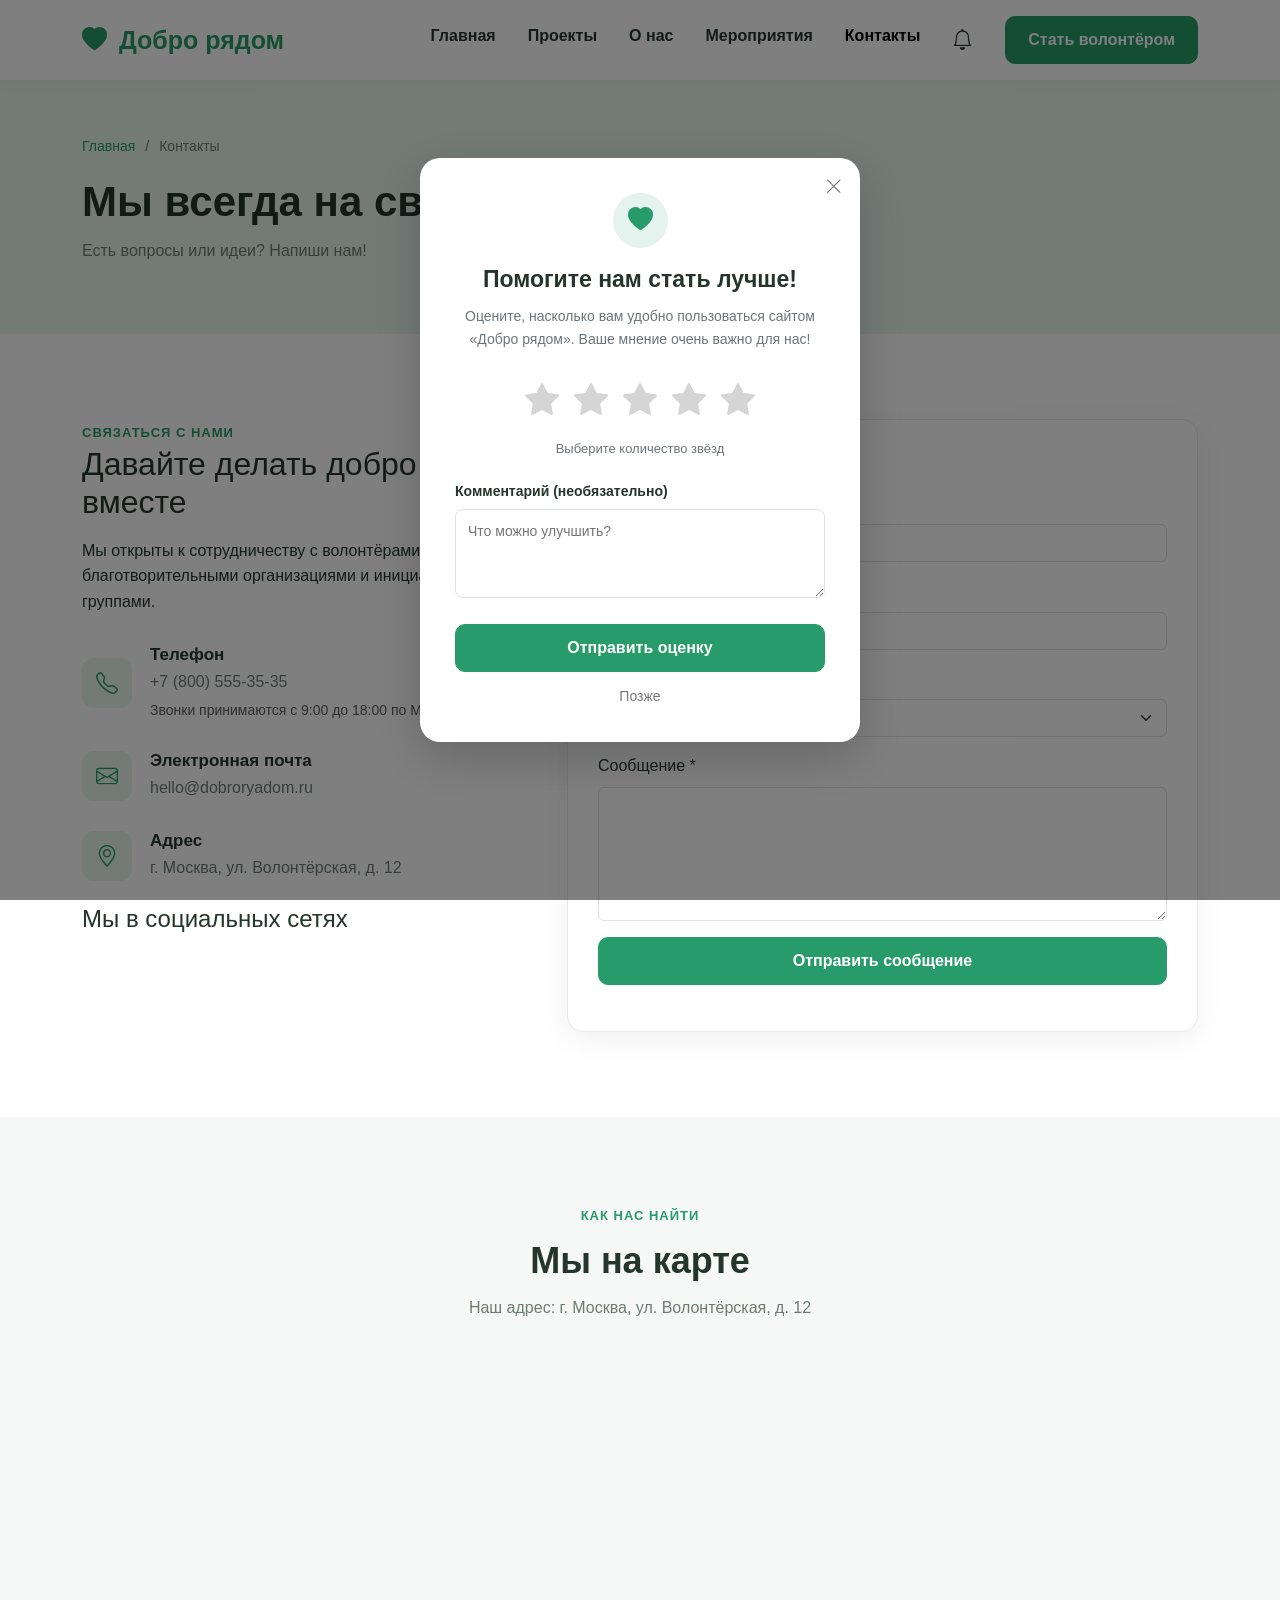
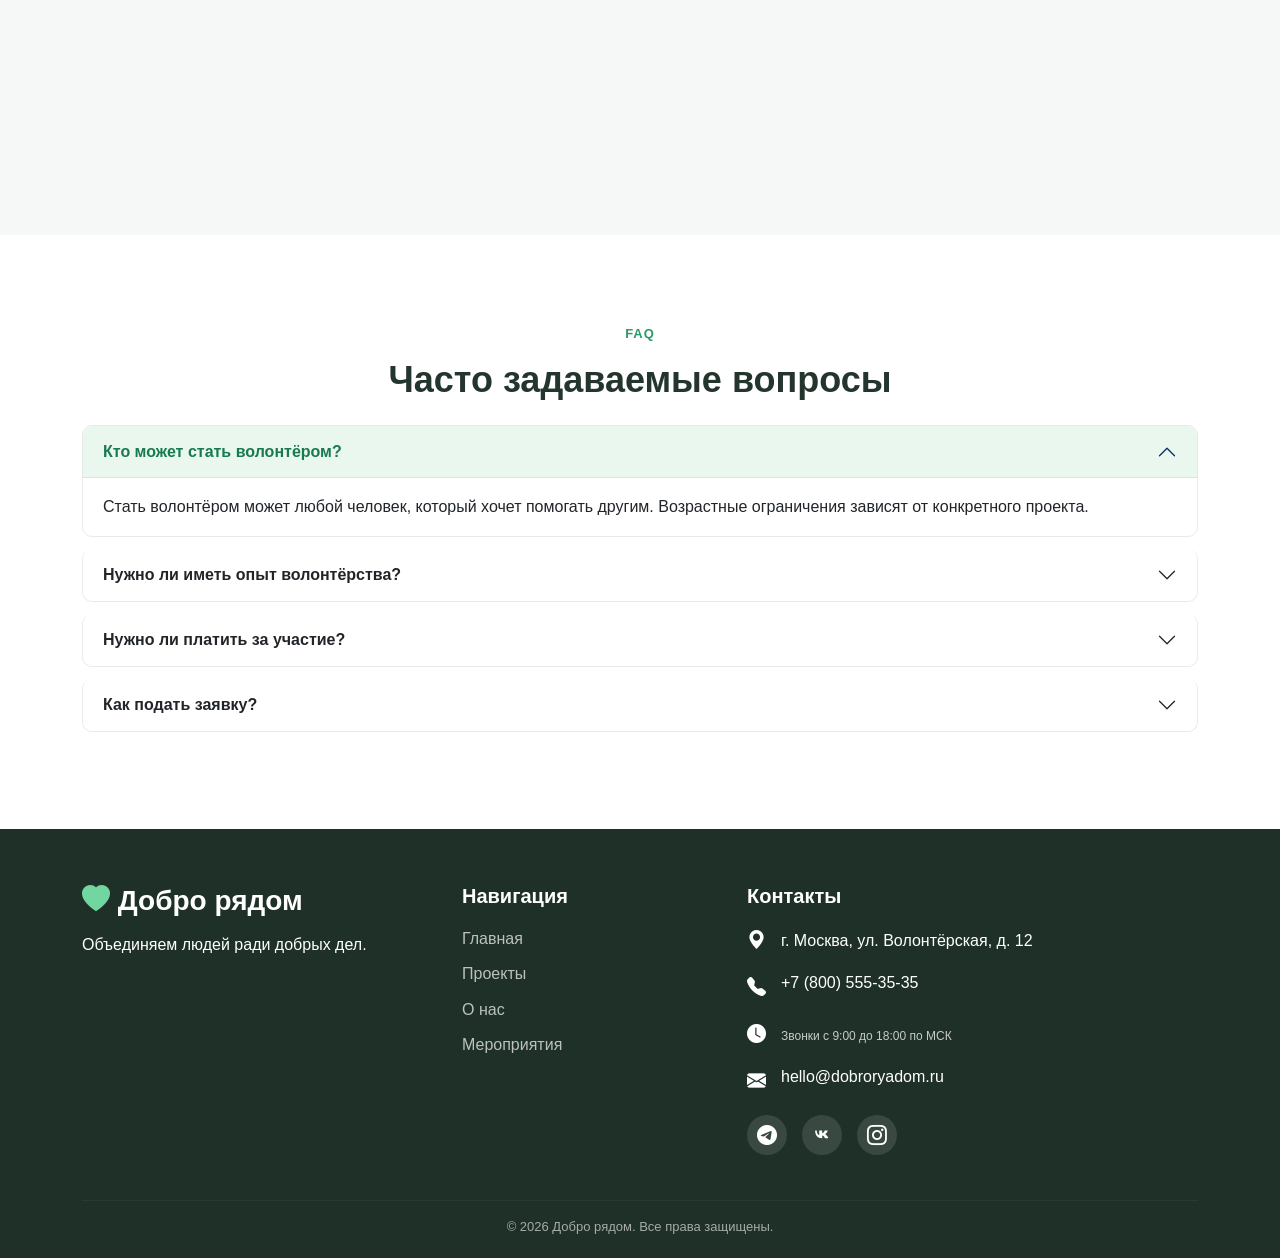
<file: contacts.html>
<!DOCTYPE html>
<html lang="ru">
<head>
    <meta charset="UTF-8">
    <meta name="viewport" content="width=device-width, initial-scale=1.0">
    <title>Контакты — Добро рядом</title>

    <link href="https://cdn.jsdelivr.net/npm/bootstrap@5.3.3/dist/css/bootstrap.min.css" rel="stylesheet">
    <link rel="stylesheet" href="https://cdn.jsdelivr.net/npm/bootstrap-icons@1.11.3/font/bootstrap-icons.min.css">
    <link rel="stylesheet" href="css/style.css">
</head>
<body>

<!-- Шапка сайта -->
<header class="header">
    <nav class="navbar navbar-expand-lg">
        <div class="container">
            <a class="navbar-brand" href="index.html">
                <i class="bi bi-heart-fill"></i> Добро рядом
            </a>

            <button class="navbar-toggler" type="button"
                    data-bs-toggle="collapse" data-bs-target="#navbarMenu">
                <span class="navbar-toggler-icon"></span>
            </button>

            <div class="collapse navbar-collapse" id="navbarMenu">
                <ul class="navbar-nav ms-auto">
                    <li class="nav-item">
                        <a class="nav-link" href="index.html">Главная</a>
                    </li>
                    <li class="nav-item">
                        <a class="nav-link" href="catalog.html">Проекты</a>
                    </li>
                    <li class="nav-item">
                        <a class="nav-link" href="about.html">О нас</a>
                    </li>
                    <li class="nav-item">
                        <a class="nav-link active" href="contacts.html">Контакты</a>
                    </li>
                </ul>

                <a href="catalog.html" class="btn btn-primary ms-lg-3">
                    Стать волонтёром
                </a>
            </div>
        </div>
    </nav>
</header>

<main>

    <!-- Заголовок страницы -->
    <section class="page-banner">
        <div class="container">
            <div class="breadcrumbs">
                <a href="index.html">Главная</a>
                <span>/</span>
                <span>Контакты</span>
            </div>

            <h1>Мы всегда на связи</h1>
            <p>Есть вопросы или идеи? Напиши нам!</p>
        </div>
    </section>

    <!-- Контактная информация и форма -->
    <section class="section">
        <div class="container">

            <div class="row g-5">

                <!-- Контактная информация -->
                <div class="col-lg-5">

                    <span class="section__subtitle">Связаться с нами</span>
                    <h2>Давайте делать добро вместе</h2>

                    <p class="mt-3">
                        Мы открыты к сотрудничеству с волонтёрами,
                        благотворительными организациями и инициативными группами.
                    </p>

                    <div class="contact-item">
                        <i class="bi bi-telephone"></i>
                        <div>
                            <h4>Телефон</h4>
                            <p>+7 (800) 555-35-35</p>
                            <small class="text-muted d-block mt-1">
                                Звонки принимаются с 9:00 до 18:00 по МСК.
                            </small>
                        </div>
                    </div>

                    <div class="contact-item">
                        <i class="bi bi-envelope"></i>
                        <div>
                            <h4>Электронная почта</h4>
                            <p>hello@dobroryadom.ru</p>
                        </div>
                    </div>

                    <div class="contact-item">
                        <i class="bi bi-geo-alt"></i>
                        <div>
                            <h4>Адрес</h4>
                            <p>г. Москва, ул. Волонтёрская, д. 12</p>
                        </div>
                    </div>

                    <!-- Социальные сети -->
                    <h4 class="mt-4">Мы в социальных сетях</h4>

                    <div class="social-links">
                        <a href="#" aria-label="Telegram">
                            <i class="bi bi-telegram"></i>
                        </a>

                        <a href="#" aria-label="ВКонтакте" class="social-link-vk">
                            <svg xmlns="http://www.w3.org/2000/svg"
                                 viewBox="0 0 24 24"
                                 width="24"
                                 height="24"
                                 fill="currentColor"
                                 aria-hidden="true">
                                <path d="M3.5 7.5h3.2c.2 3.1 1.5 4.4 2.5 4.7V7.5h3v2.7c1-.1 2.1-1.3 2.5-2.7h3c-.3 1.7-1.6 3-2.5 3.7 1 .6 2.5 1.8 3.1 4h-3.3c-.5-1.5-1.6-2.6-2.8-2.7v2.7h-.4c-4.2 0-6.6-2.9-6.7-7.7z"/>
                            </svg>
                        </a>

                        <a href="#" aria-label="Instagram">
                            <i class="bi bi-instagram"></i>
                        </a>
                    </div>

                </div>

                <!-- Форма обратной связи -->
                <div class="col-lg-7">
                    <div class="application-card">

                        <h3>Напишите нам</h3>

                        <form id="contactForm" novalidate>

                            <div class="mb-3">
                                <label for="contactName" class="form-label">
                                    Ваше имя *
                                </label>
                                <input type="text" class="form-control"
                                       id="contactName" required>
                                <div class="invalid-feedback">
                                    Введите имя.
                                </div>
                            </div>

                            <div class="mb-3">
                                <label for="contactEmail" class="form-label">
                                    Электронная почта *
                                </label>
                                <input type="email" class="form-control"
                                       id="contactEmail" required>
                                <div class="invalid-feedback">
                                    Введите корректную почту.
                                </div>
                            </div>

                            <div class="mb-3">
                                <label for="contactSubject" class="form-label">
                                    Тема обращения *
                                </label>
                                <select class="form-select"
                                        id="contactSubject" required>
                                    <option value="">Выберите тему</option>
                                    <option>Вопрос о проектах</option>
                                    <option>Сотрудничество</option>
                                    <option>Стать организатором</option>
                                    <option>Другое</option>
                                </select>
                                <div class="invalid-feedback">
                                    Выберите тему обращения.
                                </div>
                            </div>

                            <div class="mb-3">
                                <label for="contactMessage" class="form-label">
                                    Сообщение *
                                </label>
                                <textarea class="form-control"
                                          id="contactMessage"
                                          rows="5" required></textarea>
                                <div class="invalid-feedback">
                                    Напишите сообщение.
                                </div>
                            </div>

                            <button type="submit" class="btn btn-primary w-100">
                                Отправить сообщение
                            </button>

                            <div id="contactMessageResult" class="mt-3"></div>

                        </form>
                    </div>
                </div>

            </div>
        </div>
    </section>

    <!-- Яндекс Карта -->
    <section class="section section--light">
        <div class="container">

            <div class="section__header">
                <span class="section__subtitle">Как нас найти</span>
                <h2>Мы на карте</h2>
                <p>
                    Наш адрес: г. Москва, ул. Волонтёрская, д. 12
                </p>
            </div>

            <div style="width: 100%; height: 400px; overflow: hidden; border-radius: 16px; margin-top: 30px;">
                <iframe
                    src="https://yandex.ru/map-widget/v1/?text=%D0%B3.%20%D0%9C%D0%BE%D1%81%D0%BA%D0%B2%D0%B0%2C%20%D1%83%D0%BB.%20%D0%92%D0%BE%D0%BB%D0%BE%D0%BD%D1%82%D1%91%D1%80%D1%81%D0%BA%D0%B0%D1%8F%2C%20%D0%B4.%2012&z=16"
                    width="100%"
                    height="100%"
                    frameborder="0"
                    allowfullscreen="true"
                    style="border: 0;"
                    title="Яндекс Карта — адрес Добро рядом">
                </iframe>
            </div>

        </div>
    </section>

    <!-- Часто задаваемые вопросы -->
    <section class="section">
        <div class="container">

            <div class="section__header">
                <span class="section__subtitle">FAQ</span>
                <h2>Часто задаваемые вопросы</h2>
            </div>

            <div class="accordion mt-4" id="faqAccordion">

                <div class="accordion-item">
                    <h2 class="accordion-header">
                        <button class="accordion-button" type="button"
                                data-bs-toggle="collapse" data-bs-target="#faq1">
                            Кто может стать волонтёром?
                        </button>
                    </h2>
                    <div id="faq1" class="accordion-collapse collapse show"
                         data-bs-parent="#faqAccordion">
                        <div class="accordion-body">
                            Стать волонтёром может любой человек,
                            который хочет помогать другим. Возрастные
                            ограничения зависят от конкретного проекта.
                        </div>
                    </div>
                </div>

                <div class="accordion-item">
                    <h2 class="accordion-header">
                        <button class="accordion-button collapsed" type="button"
                                data-bs-toggle="collapse" data-bs-target="#faq2">
                            Нужно ли иметь опыт волонтёрства?
                        </button>
                    </h2>
                    <div id="faq2" class="accordion-collapse collapse"
                         data-bs-parent="#faqAccordion">
                        <div class="accordion-body">
                            Нет. Многие проекты рассчитаны на новичков
                            и не требуют специальной подготовки.
                        </div>
                    </div>
                </div>

                <div class="accordion-item">
                    <h2 class="accordion-header">
                        <button class="accordion-button collapsed" type="button"
                                data-bs-toggle="collapse" data-bs-target="#faq3">
                            Нужно ли платить за участие?
                        </button>
                    </h2>
                    <div id="faq3" class="accordion-collapse collapse"
                         data-bs-parent="#faqAccordion">
                        <div class="accordion-body">
                            Участие в волонтёрских проектах бесплатное.
                            Дополнительные расходы, если они предусмотрены,
                            должны быть заранее указаны организатором.
                        </div>
                    </div>
                </div>

                <div class="accordion-item">
                    <h2 class="accordion-header">
                        <button class="accordion-button collapsed" type="button"
                                data-bs-toggle="collapse" data-bs-target="#faq4">
                            Как подать заявку?
                        </button>
                    </h2>
                    <div id="faq4" class="accordion-collapse collapse"
                         data-bs-parent="#faqAccordion">
                        <div class="accordion-body">
                            Выбери интересующий проект, открой его страницу
                            и заполни форму заявки.
                        </div>
                    </div>
                </div>

            </div>
        </div>
    </section>

</main>

<!-- Единый футер сайта -->

<!-- Подвал сайта -->
<footer class="footer">
    <div class="container">
        <div class="row g-4">

            <!-- О проекте -->
            <div class="col-md-4">
                <h3>
                    <i class="bi bi-heart-fill"></i> Добро рядом
                </h3>
                <p>Объединяем людей ради добрых дел.</p>
            </div>

            <!-- Навигация -->
            <div class="col-md-3">
                <h5>Навигация</h5>
                <a href="index.html">Главная</a>
                <a href="catalog.html">Проекты</a>
                <a href="about.html">О нас</a>
                <a href="events.html">Мероприятия</a>
            </div>

            <!-- Контакты -->
            <div class="col-md-5">
                <h5>Контакты</h5>

                <!-- Адрес -->
                <div class="footer__contact-item">
                    <i class="bi bi-geo-alt-fill"></i>
                    <span>г. Москва, ул. Волонтёрская, д. 12</span>
                </div>

                <!-- Телефон -->
                <div class="footer__contact-item">
                    <i class="bi bi-telephone-fill"></i>
                    <a href="tel:+78005553535">+7 (800) 555-35-35</a>
                </div>

                <!-- Время звонков -->
                <div class="footer__contact-item">
                    <i class="bi bi-clock-fill"></i>
                    <small>Звонки с 9:00 до 18:00 по МСК</small>
                </div>

                <!-- Электронная почта -->
                <div class="footer__contact-item">
                    <i class="bi bi-envelope-fill"></i>
                    <a href="mailto:hello@dobroryadom.ru">
                        hello@dobroryadom.ru
                    </a>
                </div>

                <!-- Социальные сети -->
                <div class="social-links mt-3">
                    <a href="#" aria-label="Telegram">
                        <i class="bi bi-telegram"></i>
                    </a>

                    <a href="#" aria-label="ВКонтакте" class="social-link-vk">
                        <svg xmlns="http://www.w3.org/2000/svg"
                             viewBox="0 0 24 24"
                             width="24"
                             height="24"
                             fill="currentColor"
                             aria-hidden="true">
                            <path d="M3.5 7.5h3.2c.2 3.1 1.5 4.4 2.5 4.7V7.5h3v2.7c1-.1 2.1-1.3 2.5-2.7h3c-.3 1.7-1.6 3-2.5 3.7 1 .6 2.5 1.8 3.1 4h-3.3c-.5-1.5-1.6-2.6-2.8-2.7v2.7h-.4c-4.2 0-6.6-2.9-6.7-7.7z"/>
                        </svg>
                    </a>

                    <a href="#" aria-label="Instagram">
                        <i class="bi bi-instagram"></i>
                    </a>
                </div>
            </div>

        </div>

        <hr>

        <p class="footer__bottom">
            © 2026 Добро рядом. Все права защищены.
        </p>
    </div>
</footer>


<!-- Кнопка возврата наверх -->
<button class="back-to-top" id="backToTop" aria-label="Вернуться наверх">
    <svg xmlns="http://www.w3.org/2000/svg"
         width="30"
         height="30"
         viewBox="0 0 24 24"
         fill="none"
         stroke="white"
         stroke-width="1.8"
         stroke-linecap="round"
         stroke-linejoin="round">
        <path d="M12 13.5s-5-2.8-5-6a3 3 0 0 1 5-2.2A3 3 0 0 1 17 7.5c0 3.2-5 6-5 6z"/>
        <path d="M3 14.5l3.5-2 3 1.5h5l3-1.5 3.5 2-5 5H8z"/>
        <path d="M3 14.5l-1 2 5 4 2-1.5"/>
        <path d="M21 14.5l1 2-5 4-2-1.5"/>
    </svg>
</button>

<script src="https://cdn.jsdelivr.net/npm/bootstrap@5.3.3/dist/js/bootstrap.bundle.min.js"></script>

<!-- Всплывающее окно оценки сайта -->
<div class="rating-popup-overlay" id="ratingPopup">

    <div class="rating-popup">

        <button type="button" class="rating-popup-close"
                id="closeRatingPopup" aria-label="Закрыть">
            <i class="bi bi-x-lg"></i>
        </button>

        <div class="rating-popup-icon">
            <i class="bi bi-heart-fill"></i>
        </div>

        <h3>Помогите нам стать лучше!</h3>

        <p class="rating-popup-description">
            Оцените, насколько вам удобно пользоваться сайтом
            «Добро рядом». Ваше мнение очень важно для нас!
        </p>

        <div class="rating-popup-stars" id="ratingPopupStars">
            <button type="button" data-rating="1" aria-label="1 звезда">
                <i class="bi bi-star-fill"></i>
            </button>
            <button type="button" data-rating="2" aria-label="2 звезды">
                <i class="bi bi-star-fill"></i>
            </button>
            <button type="button" data-rating="3" aria-label="3 звезды">
                <i class="bi bi-star-fill"></i>
            </button>
            <button type="button" data-rating="4" aria-label="4 звезды">
                <i class="bi bi-star-fill"></i>
            </button>
            <button type="button" data-rating="5" aria-label="5 звёзд">
                <i class="bi bi-star-fill"></i>
            </button>
        </div>

        <div class="rating-popup-label" id="ratingPopupLabel">
            Выберите количество звёзд
        </div>

        <div class="rating-popup-comment">
            <label for="ratingPopupComment">
                Комментарий (необязательно)
            </label>
            <textarea id="ratingPopupComment" rows="3"
                      maxlength="500"
                      placeholder="Что можно улучшить?"></textarea>
        </div>

        <div id="ratingPopupResult"></div>

        <button type="button" class="btn btn-primary w-100"
                id="sendRating">
            Отправить оценку
        </button>

        <button type="button" class="rating-popup-later"
                id="laterRating">
            Позже
        </button>

    </div>
</div>

<script src="js/main.js"></script>
<script src="js/contacts.js"></script>
<script src="js/rating.js"></script>

</body>
</html>
</file>
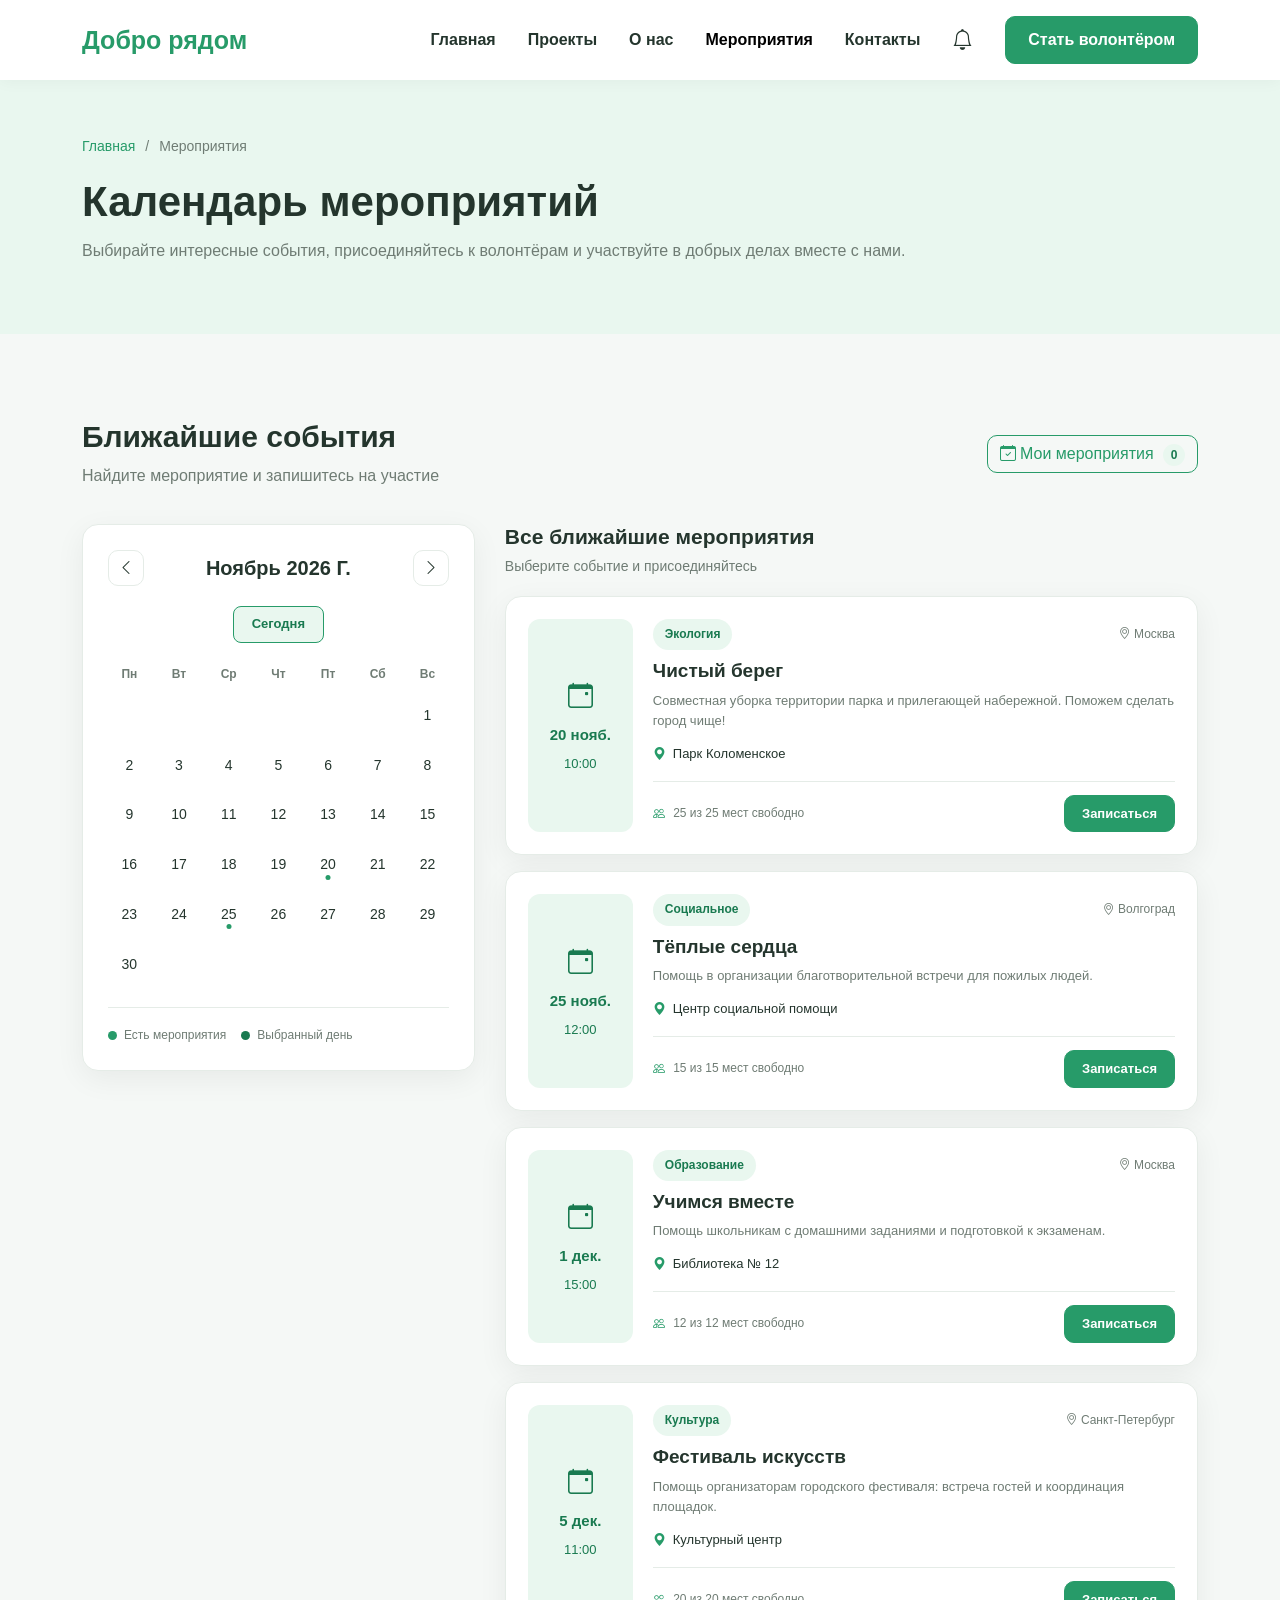
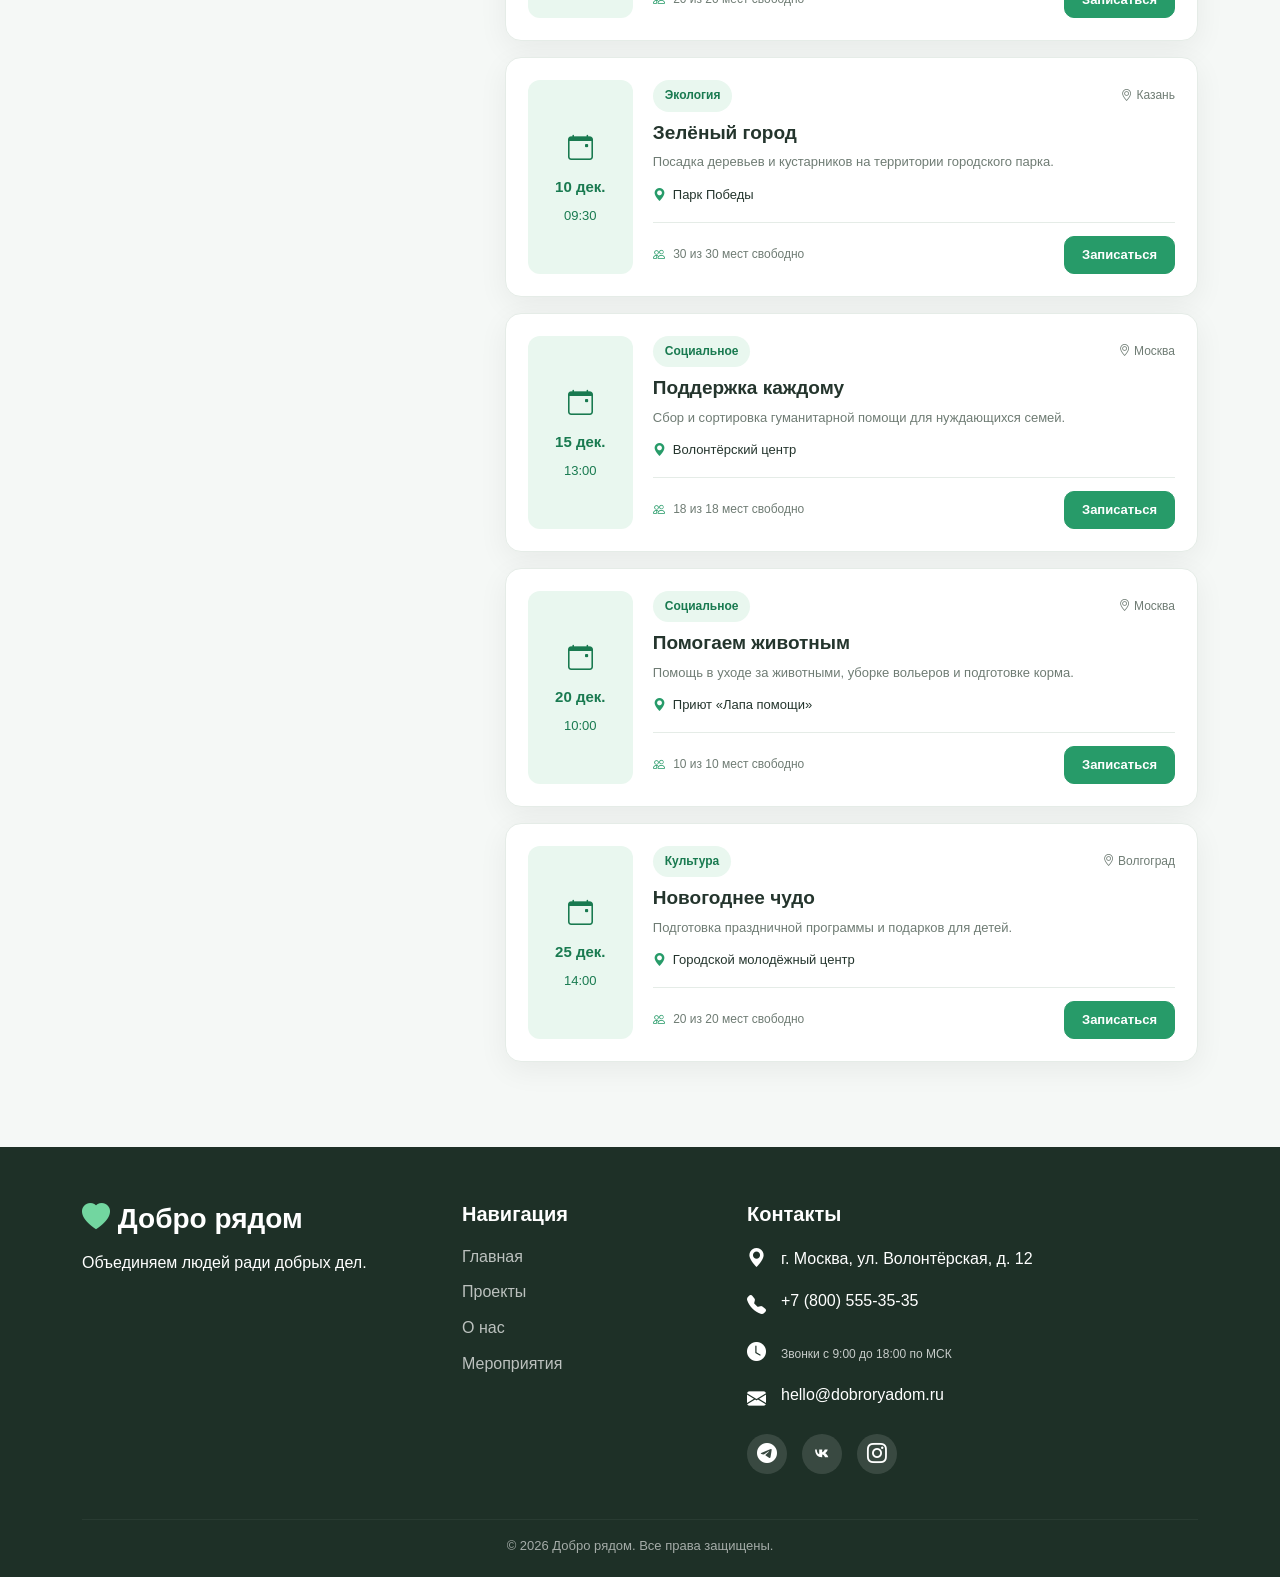
<file: events.html>
<!DOCTYPE html>
<html lang="ru">
<head>
    <meta charset="UTF-8">
    <meta name="viewport" content="width=device-width, initial-scale=1.0">
    <title>Мероприятия — Добро рядом</title>

    <link href="https://cdn.jsdelivr.net/npm/bootstrap@5.3.3/dist/css/bootstrap.min.css" rel="stylesheet">
    <link rel="stylesheet" href="https://cdn.jsdelivr.net/npm/bootstrap-icons@1.11.3/font/bootstrap-icons.min.css">
    <link rel="stylesheet" href="css/style.css">
</head>
<body>

<!-- Навигация -->
<header class="header">
    <nav class="navbar navbar-expand-lg">
        <div class="container">
            <a class="navbar-brand" href="index.html">Добро рядом</a>

            <button class="navbar-toggler" type="button"
                    data-bs-toggle="collapse"
                    data-bs-target="#mainNavbar"
                    aria-controls="mainNavbar"
                    aria-expanded="false"
                    aria-label="Открыть меню">
                <span class="navbar-toggler-icon"></span>
            </button>

            <div class="collapse navbar-collapse" id="mainNavbar">
                <ul class="navbar-nav ms-auto align-items-lg-center">
                    <li class="nav-item">
                        <a class="nav-link" href="index.html">Главная</a>
                    </li>
                    <li class="nav-item">
                        <a class="nav-link" href="catalog.html">Проекты</a>
                    </li>
                    <li class="nav-item">
                        <a class="nav-link" href="about.html">О нас</a>
                    </li>
                    <li class="nav-item">
                        <a class="nav-link" href="contacts.html">Контакты</a>
                    </li>
                </ul>

                <a href="catalog.html" class="btn btn-primary ms-lg-3">
                    Стать волонтёром
                </a>
            </div>
        </div>
    </nav>
</header>

<!-- Заголовок страницы -->
<section class="page-banner">
    <div class="container">
        <div class="breadcrumbs">
            <a href="index.html">Главная</a>
            <span>/</span>
            <span>Мероприятия</span>
        </div>

        <h1>Календарь мероприятий</h1>
        <p>
            Выбирайте интересные события, присоединяйтесь к волонтёрам
            и участвуйте в добрых делах вместе с нами.
        </p>
    </div>
</section>

<!-- Календарь -->
<section class="section events-section">
    <div class="container">

        <div class="events-page-header">
            <div>
                <h2>Ближайшие события</h2>
                <p>Найдите мероприятие и запишитесь на участие</p>
            </div>

            <a href="my-events.html" class="btn btn-outline-primary">
                <i class="bi bi-calendar-check"></i>
                Мои мероприятия
                <span id="myEventsCount" class="events-nav-count">0</span>
            </a>
        </div>

        <div class="events-layout">

            <!-- Календарь -->
            <div class="events-calendar">
                <div class="calendar-header">
                    <button type="button" id="prevMonth" class="calendar-arrow"
                            aria-label="Предыдущий месяц">
                        <i class="bi bi-chevron-left"></i>
                    </button>

                    <h3 id="calendarMonth">Ноябрь 2026</h3>

                    <button type="button" id="nextMonth" class="calendar-arrow"
                            aria-label="Следующий месяц">
                        <i class="bi bi-chevron-right"></i>
                    </button>
                </div>

                <button type="button" id="todayButton" class="calendar-today">
                    Сегодня
                </button>

                <div class="calendar-weekdays">
                    <span>Пн</span>
                    <span>Вт</span>
                    <span>Ср</span>
                    <span>Чт</span>
                    <span>Пт</span>
                    <span>Сб</span>
                    <span>Вс</span>
                </div>

                <div id="calendarDays" class="calendar-days"></div>

                <div class="calendar-legend">
                    <span><i class="legend-dot legend-dot--event"></i> Есть мероприятия</span>
                    <span><i class="legend-dot legend-dot--selected"></i> Выбранный день</span>
                </div>
            </div>

            <!-- Список мероприятий -->
            <div class="events-list-wrapper">
                <div class="events-list-header">
                    <div>
                        <h3 id="eventsListTitle">Все ближайшие мероприятия</h3>
                        <p id="eventsListDescription">Выберите дату в календаре</p>
                    </div>
                </div>

                <div id="eventsContainer" class="events-list"></div>

                <div id="eventsEmpty" class="events-empty" hidden>
                    <i class="bi bi-calendar-x"></i>
                    <h4>Мероприятий пока нет</h4>
                    <p>На эту дату ничего не запланировано. Попробуйте выбрать другой день.</p>
                    <button type="button" id="showAllEvents" class="btn btn-outline-primary">
                        Показать все мероприятия
                    </button>
                </div>
            </div>

        </div>
    </div>
</section>

<!-- Модальное окно записи -->
<div class="modal fade" id="registrationModal" tabindex="-1"
     aria-labelledby="registrationModalTitle" aria-hidden="true">
    <div class="modal-dialog modal-dialog-centered">
        <div class="modal-content events-modal">

            <div class="modal-header">
                <div>
                    <h5 class="modal-title" id="registrationModalTitle">Запись на мероприятие</h5>
                    <p class="events-modal-subtitle" id="registrationEventName"></p>
                </div>
                <button type="button" class="btn-close"
                        data-bs-dismiss="modal" aria-label="Закрыть"></button>
            </div>

            <form id="registrationForm">
                <div class="modal-body">

                    <input type="hidden" id="registrationEventId">

                    <div class="mb-3">
                        <label for="registrationName" class="form-label">Ваше имя</label>
                        <input type="text" class="form-control" id="registrationName"
                               placeholder="Например, Виктор" required minlength="2">
                    </div>

                    <div class="mb-3">
                        <label for="registrationEmail" class="form-label">Электронная почта</label>
                        <input type="email" class="form-control" id="registrationEmail"
                               placeholder="example@mail.ru" required>
                    </div>

                    <div class="events-registration-note">
                        <i class="bi bi-info-circle"></i>
                        После записи мероприятие появится в разделе «Мои мероприятия».
                    </div>

                    <div id="registrationError" class="alert alert-danger mt-3" hidden></div>

                </div>

                <div class="modal-footer">
                    <button type="button" class="btn btn-light" data-bs-dismiss="modal">
                        Отмена
                    </button>
                    <button type="submit" class="btn btn-primary">
                        Записаться
                    </button>
                </div>
            </form>

        </div>
    </div>
</div>

<!-- Подвал сайта -->
<footer class="footer">
    <div class="container">
        <div class="row g-4">

            <!-- О проекте -->
            <div class="col-md-4">
                <h3>
                    <i class="bi bi-heart-fill"></i> Добро рядом
                </h3>
                <p>Объединяем людей ради добрых дел.</p>
            </div>

            <!-- Навигация -->
            <div class="col-md-3">
                <h5>Навигация</h5>
                <a href="index.html">Главная</a>
                <a href="catalog.html">Проекты</a>
                <a href="about.html">О нас</a>
                <a href="events.html">Мероприятия</a>
            </div>

            <!-- Контакты -->
            <div class="col-md-5">
                <h5>Контакты</h5>

                <!-- Адрес -->
                <div class="footer__contact-item">
                    <i class="bi bi-geo-alt-fill"></i>
                    <span>г. Москва, ул. Волонтёрская, д. 12</span>
                </div>

                <!-- Телефон -->
                <div class="footer__contact-item">
                    <i class="bi bi-telephone-fill"></i>
                    <a href="tel:+78005553535">+7 (800) 555-35-35</a>
                </div>

                <!-- Время звонков -->
                <div class="footer__contact-item">
                    <i class="bi bi-clock-fill"></i>
                    <small>Звонки с 9:00 до 18:00 по МСК</small>
                </div>

                <!-- Электронная почта -->
                <div class="footer__contact-item">
                    <i class="bi bi-envelope-fill"></i>
                    <a href="mailto:hello@dobroryadom.ru">
                        hello@dobroryadom.ru
                    </a>
                </div>

                <!-- Социальные сети -->
                <div class="social-links mt-3">
                    <a href="#" aria-label="Telegram">
                        <i class="bi bi-telegram"></i>
                    </a>

                    <a href="#" aria-label="ВКонтакте" class="social-link-vk">
                        <svg xmlns="http://www.w3.org/2000/svg"
                             viewBox="0 0 24 24"
                             width="24"
                             height="24"
                             fill="currentColor"
                             aria-hidden="true">
                            <path d="M3.5 7.5h3.2c.2 3.1 1.5 4.4 2.5 4.7V7.5h3v2.7c1-.1 2.1-1.3 2.5-2.7h3c-.3 1.7-1.6 3-2.5 3.7 1 .6 2.5 1.8 3.1 4h-3.3c-.5-1.5-1.6-2.6-2.8-2.7v2.7h-.4c-4.2 0-6.6-2.9-6.7-7.7z"/>
                        </svg>
                    </a>

                    <a href="#" aria-label="Instagram">
                        <i class="bi bi-instagram"></i>
                    </a>
                </div>
            </div>

        </div>

        <hr>

        <p class="footer__bottom">
            © 2026 Добро рядом. Все права защищены.
        </p>
    </div>
</footer>

<!-- Кнопка наверх -->
<button id="backToTop" class="back-to-top" aria-label="Наверх">
    <i class="bi bi-arrow-up"></i>
</button>

<script src="https://cdn.jsdelivr.net/npm/bootstrap@5.3.3/dist/js/bootstrap.bundle.min.js"></script>
<script src="js/main.js"></script>
<script src="js/events.js"></script>

</body>
</html>
</file>
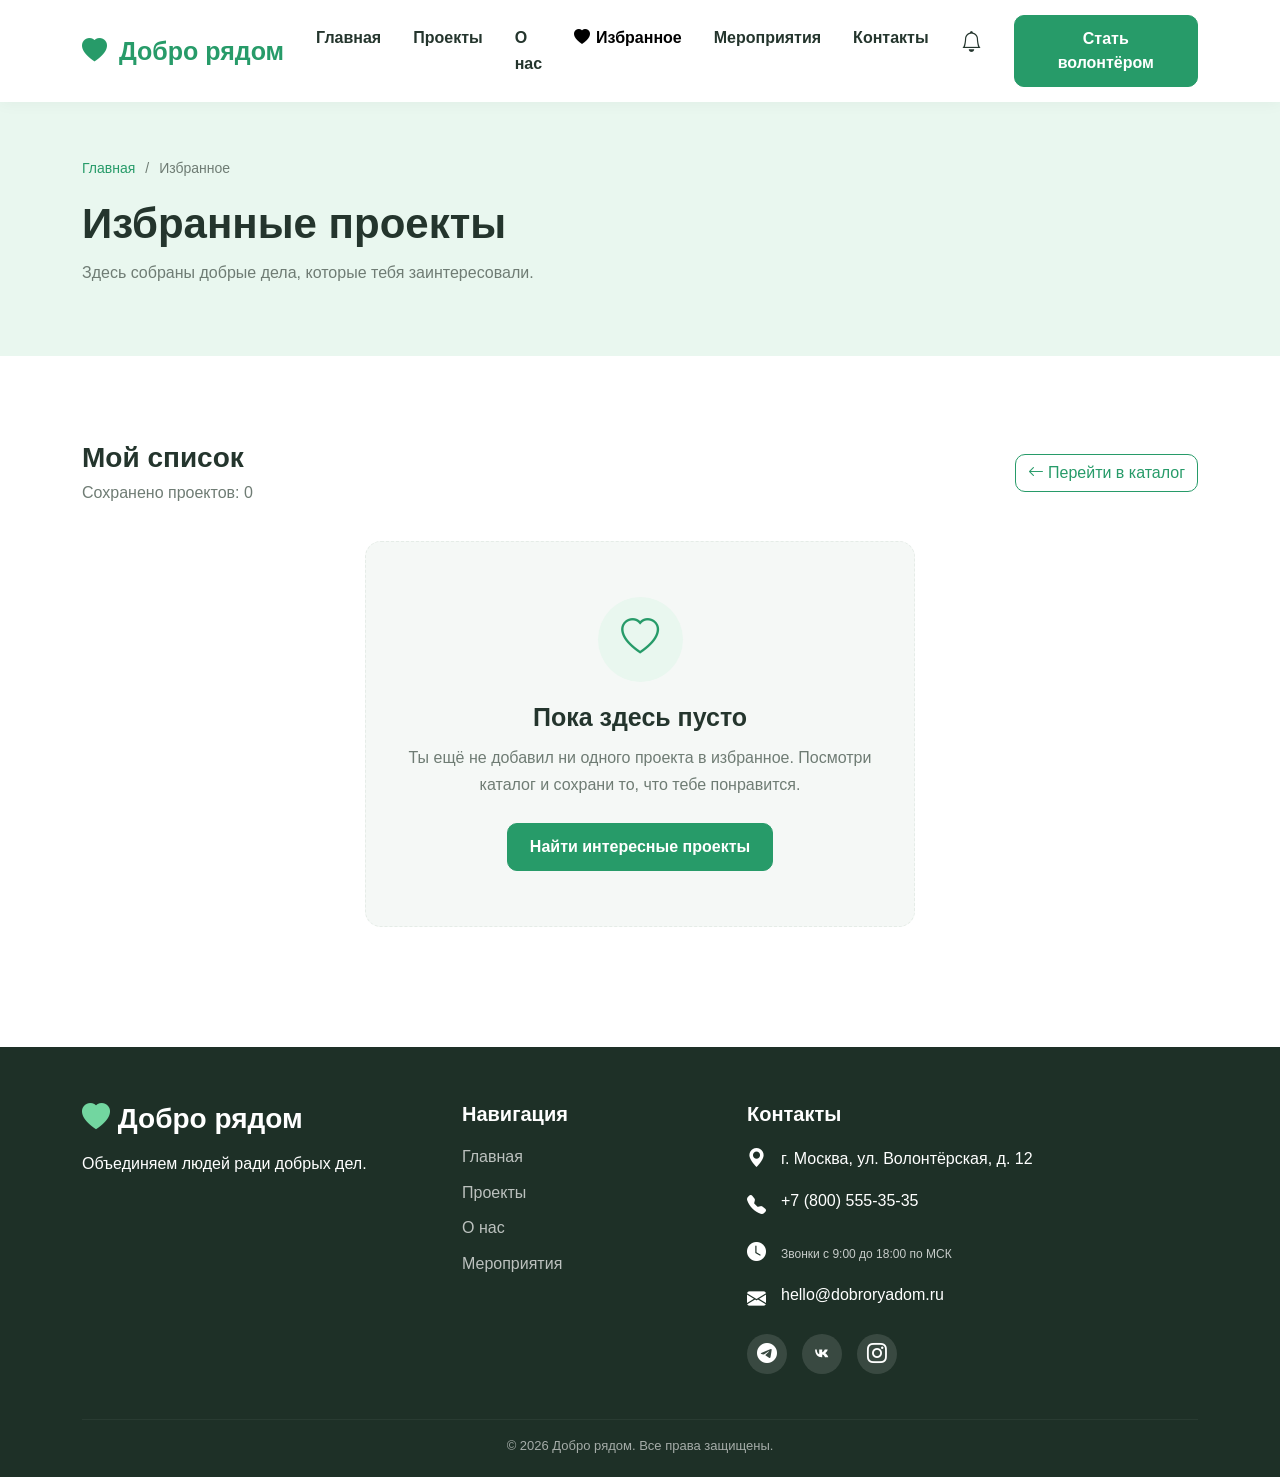
<file: favorites.html>
<!DOCTYPE html>
<html lang="ru">
<head>
    <meta charset="UTF-8">
    <meta name="viewport" content="width=device-width, initial-scale=1.0">
    <title>Избранное — Добро рядом</title>

    <link href="https://cdn.jsdelivr.net/npm/bootstrap@5.3.3/dist/css/bootstrap.min.css" rel="stylesheet">
    <link rel="stylesheet" href="https://cdn.jsdelivr.net/npm/bootstrap-icons@1.11.3/font/bootstrap-icons.min.css">
    <link rel="stylesheet" href="css/style.css">
</head>
<body>

<header class="header">
    <nav class="navbar navbar-expand-lg">
        <div class="container">
            <a class="navbar-brand" href="index.html">
                <i class="bi bi-heart-fill"></i> Добро рядом
            </a>

            <button class="navbar-toggler" type="button"
                    data-bs-toggle="collapse" data-bs-target="#navbarMenu">
                <span class="navbar-toggler-icon"></span>
            </button>

            <div class="collapse navbar-collapse" id="navbarMenu">
                <ul class="navbar-nav ms-auto">
                    <li class="nav-item">
                        <a class="nav-link" href="index.html">Главная</a>
                    </li>
                    <li class="nav-item">
                        <a class="nav-link" href="catalog.html">Проекты</a>
                    </li>
                    <li class="nav-item">
                        <a class="nav-link" href="about.html">О нас</a>
                    </li>
                    <li class="nav-item">
                        <a class="nav-link" href="contacts.html">Контакты</a>
                    </li>
                </ul>

                <a href="catalog.html" class="btn btn-primary ms-lg-3">
                    Стать волонтёром
                </a>
            </div>
        </div>
    </nav>
</header>

<main>

    <section class="page-banner">
        <div class="container">
            <div class="breadcrumbs">
                <a href="index.html">Главная</a>
                <span>/</span>
                <span>Избранное</span>
            </div>

            <h1>Избранные проекты</h1>
            <p>Здесь собраны добрые дела, которые тебя заинтересовали.</p>
        </div>
    </section>

    <section class="section">
        <div class="container">

            <div class="favorites-header">
                <div>
                    <h2>Мой список</h2>
                    <p id="favoritesPageCount">Сохранено проектов: 0</p>
                </div>

                <a href="catalog.html" class="btn btn-outline-primary">
                    <i class="bi bi-arrow-left"></i>
                    Перейти в каталог
                </a>
            </div>

            <div class="row g-4" id="favoritesContainer"></div>

            <div class="favorites-empty" id="favoritesEmpty" hidden>
                <div class="favorites-empty__icon">
                    <i class="bi bi-heart"></i>
                </div>

                <h3>Пока здесь пусто</h3>

                <p>
                    Ты ещё не добавил ни одного проекта в избранное.
                    Посмотри каталог и сохрани то, что тебе понравится.
                </p>

                <a href="catalog.html" class="btn btn-primary">
                    Найти интересные проекты
                </a>
            </div>

        </div>
    </section>

</main>


<!-- Подвал сайта -->
<footer class="footer">
    <div class="container">
        <div class="row g-4">

            <!-- О проекте -->
            <div class="col-md-4">
                <h3>
                    <i class="bi bi-heart-fill"></i> Добро рядом
                </h3>
                <p>Объединяем людей ради добрых дел.</p>
            </div>

            <!-- Навигация -->
            <div class="col-md-3">
                <h5>Навигация</h5>
                <a href="index.html">Главная</a>
                <a href="catalog.html">Проекты</a>
                <a href="about.html">О нас</a>
                <a href="events.html">Мероприятия</a>
            </div>

            <!-- Контакты -->
            <div class="col-md-5">
                <h5>Контакты</h5>

                <!-- Адрес -->
                <div class="footer__contact-item">
                    <i class="bi bi-geo-alt-fill"></i>
                    <span>г. Москва, ул. Волонтёрская, д. 12</span>
                </div>

                <!-- Телефон -->
                <div class="footer__contact-item">
                    <i class="bi bi-telephone-fill"></i>
                    <a href="tel:+78005553535">+7 (800) 555-35-35</a>
                </div>

                <!-- Время звонков -->
                <div class="footer__contact-item">
                    <i class="bi bi-clock-fill"></i>
                    <small>Звонки с 9:00 до 18:00 по МСК</small>
                </div>

                <!-- Электронная почта -->
                <div class="footer__contact-item">
                    <i class="bi bi-envelope-fill"></i>
                    <a href="mailto:hello@dobroryadom.ru">
                        hello@dobroryadom.ru
                    </a>
                </div>

                <!-- Социальные сети -->
                <div class="social-links mt-3">
                    <a href="#" aria-label="Telegram">
                        <i class="bi bi-telegram"></i>
                    </a>

                    <a href="#" aria-label="ВКонтакте" class="social-link-vk">
                        <svg xmlns="http://www.w3.org/2000/svg"
                             viewBox="0 0 24 24"
                             width="24"
                             height="24"
                             fill="currentColor"
                             aria-hidden="true">
                            <path d="M3.5 7.5h3.2c.2 3.1 1.5 4.4 2.5 4.7V7.5h3v2.7c1-.1 2.1-1.3 2.5-2.7h3c-.3 1.7-1.6 3-2.5 3.7 1 .6 2.5 1.8 3.1 4h-3.3c-.5-1.5-1.6-2.6-2.8-2.7v2.7h-.4c-4.2 0-6.6-2.9-6.7-7.7z"/>
                        </svg>
                    </a>

                    <a href="#" aria-label="Instagram">
                        <i class="bi bi-instagram"></i>
                    </a>
                </div>
            </div>

        </div>

        <hr>

        <p class="footer__bottom">
            © 2026 Добро рядом. Все права защищены.
        </p>
    </div>
</footer>


<button class="back-to-top" id="backToTop" aria-label="Вернуться наверх">
    <svg xmlns="http://www.w3.org/2000/svg"
         width="30" height="30" viewBox="0 0 24 24"
         fill="none" stroke="white" stroke-width="1.8"
         stroke-linecap="round" stroke-linejoin="round">
        <path d="M12 13.5s-5-2.8-5-6a3 3 0 0 1 5-2.2A3 3 0 0 1 17 7.5c0 3.2-5 6-5 6z"/>
        <path d="M3 14.5l3.5-2 3 1.5h5l3-1.5 3.5 2-5 5H8z"/>
        <path d="M3 14.5l-1 2 5 4 2-1.5"/>
        <path d="M21 14.5l1 2-5 4-2-1.5"/>
    </svg>
</button>


<script src="https://cdn.jsdelivr.net/npm/bootstrap@5.3.3/dist/js/bootstrap.bundle.min.js"></script>
<script src="js/main.js"></script>
<script src="js/favorites.js"></script>

</body>
</html>
</file>
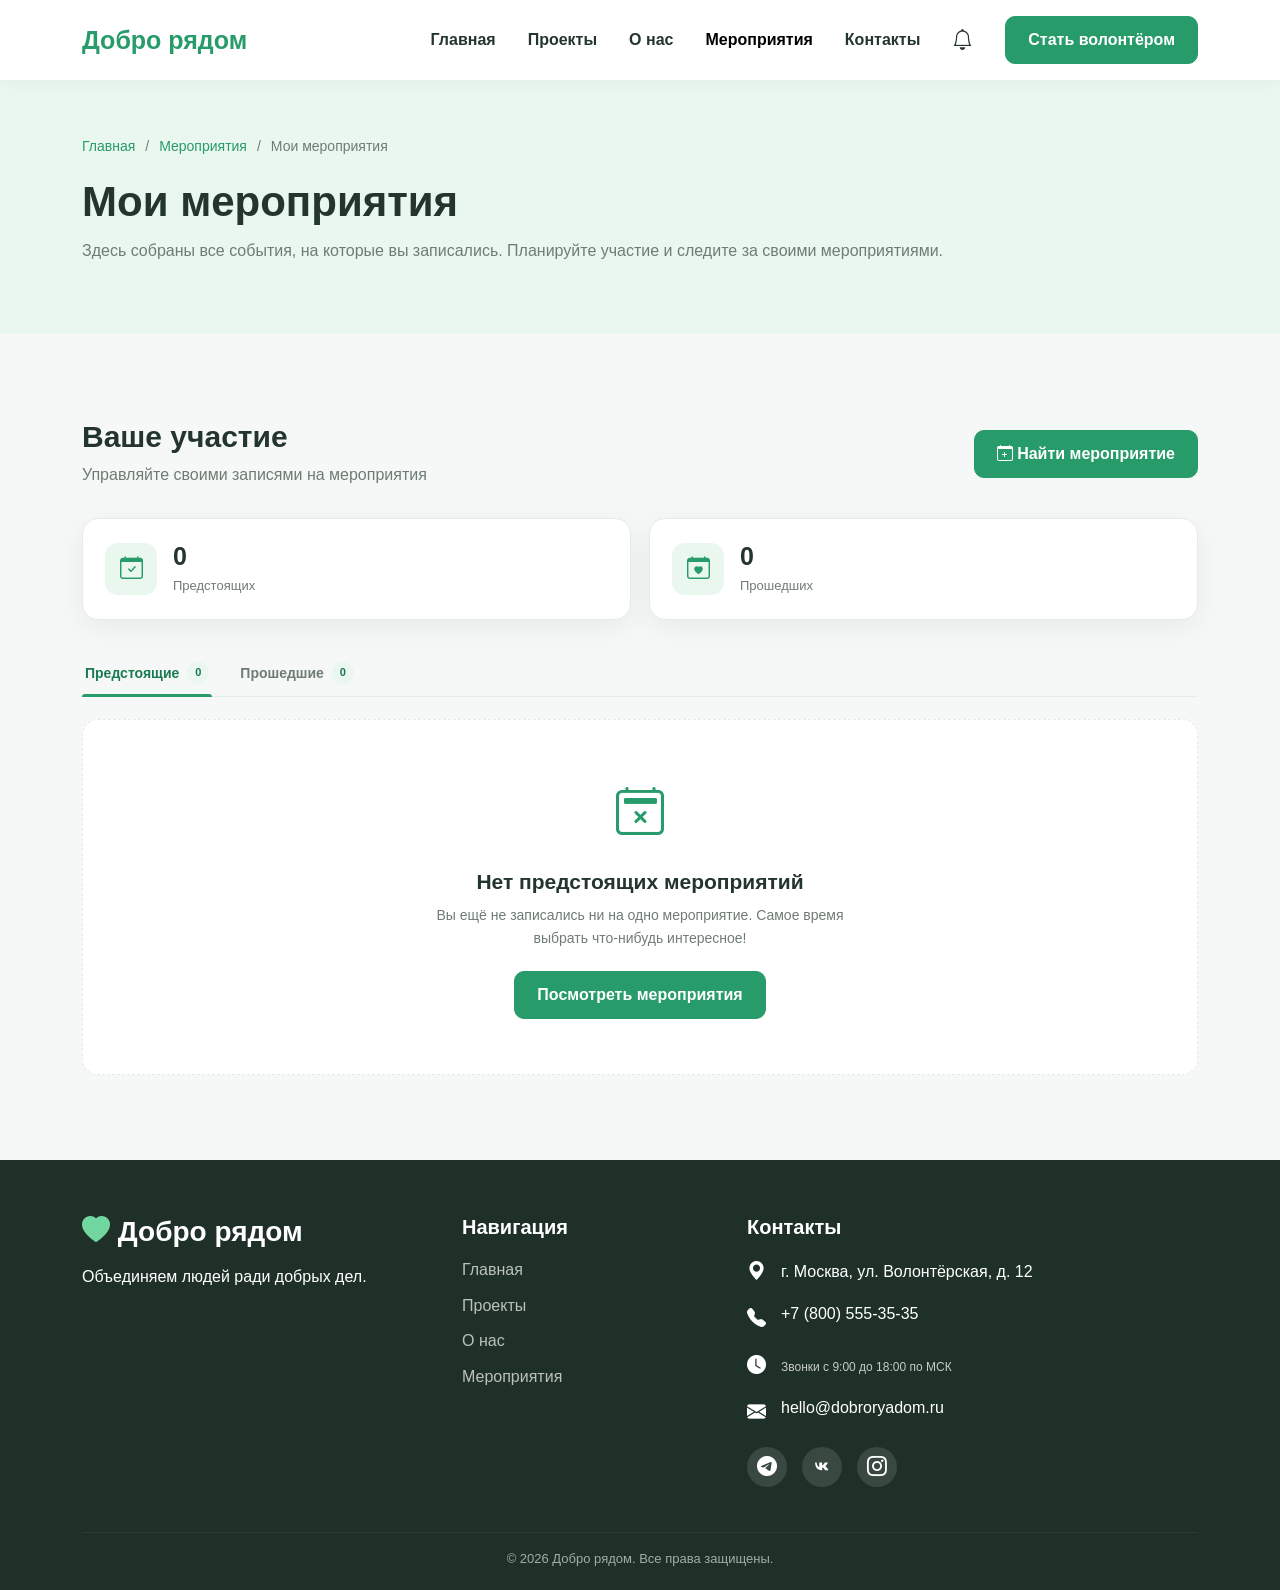
<file: my-events.html>
<!DOCTYPE html>
<html lang="ru">
<head>
    <meta charset="UTF-8">
    <meta name="viewport" content="width=device-width, initial-scale=1.0">
    <title>Мои мероприятия — Добро рядом</title>

    <link href="https://cdn.jsdelivr.net/npm/bootstrap@5.3.3/dist/css/bootstrap.min.css" rel="stylesheet">
    <link rel="stylesheet" href="https://cdn.jsdelivr.net/npm/bootstrap-icons@1.11.3/font/bootstrap-icons.min.css">
    <link rel="stylesheet" href="css/style.css">
</head>
<body>

<!-- Навигация -->
<header class="header">
    <nav class="navbar navbar-expand-lg">
        <div class="container">
            <a class="navbar-brand" href="index.html">Добро рядом</a>

            <button class="navbar-toggler" type="button"
                    data-bs-toggle="collapse"
                    data-bs-target="#mainNavbar"
                    aria-controls="mainNavbar"
                    aria-expanded="false"
                    aria-label="Открыть меню">
                <span class="navbar-toggler-icon"></span>
            </button>

            <div class="collapse navbar-collapse" id="mainNavbar">
                <ul class="navbar-nav ms-auto align-items-lg-center">
                    <li class="nav-item">
                        <a class="nav-link" href="index.html">Главная</a>
                    </li>
                    <li class="nav-item">
                        <a class="nav-link" href="catalog.html">Проекты</a>
                    </li>
                    <li class="nav-item">
                        <a class="nav-link" href="about.html">О нас</a>
                    </li>
                    <li class="nav-item">
                        <a class="nav-link" href="contacts.html">Контакты</a>
                    </li>
                </ul>

                <a href="catalog.html" class="btn btn-primary ms-lg-3">
                    Стать волонтёром
                </a>
            </div>
        </div>
    </nav>
</header>

<!-- Заголовок -->
<section class="page-banner">
    <div class="container">
        <div class="breadcrumbs">
            <a href="index.html">Главная</a>
            <span>/</span>
            <a href="events.html">Мероприятия</a>
            <span>/</span>
            <span>Мои мероприятия</span>
        </div>

        <h1>Мои мероприятия</h1>
        <p>
            Здесь собраны все события, на которые вы записались.
            Планируйте участие и следите за своими мероприятиями.
        </p>
    </div>
</section>

<!-- Мои мероприятия -->
<section class="section my-events-section">
    <div class="container">

        <div class="my-events-header">
            <div>
                <h2>Ваше участие</h2>
                <p>Управляйте своими записями на мероприятия</p>
            </div>

            <a href="events.html" class="btn btn-primary">
                <i class="bi bi-calendar-plus"></i>
                Найти мероприятие
            </a>
        </div>

        <!-- Статистика -->
        <div class="my-events-stats">
            <div class="my-events-stat">
                <div class="my-events-stat__icon">
                    <i class="bi bi-calendar-check"></i>
                </div>
                <div>
                    <span id="upcomingCount">0</span>
                    <p>Предстоящих</p>
                </div>
            </div>

            <div class="my-events-stat">
                <div class="my-events-stat__icon">
                    <i class="bi bi-calendar-heart"></i>
                </div>
                <div>
                    <span id="pastCount">0</span>
                    <p>Прошедших</p>
                </div>
            </div>
        </div>

        <!-- Переключение списков -->
        <div class="my-events-tabs">
            <button type="button" class="my-events-tab active"
                    data-tab="upcoming">
                Предстоящие
                <span id="upcomingTabCount">0</span>
            </button>

            <button type="button" class="my-events-tab"
                    data-tab="past">
                Прошедшие
                <span id="pastTabCount">0</span>
            </button>
        </div>

        <!-- Список -->
        <div id="myEventsContainer" class="my-events-list"></div>

        <!-- Пустое состояние -->
        <div id="myEventsEmpty" class="my-events-empty" hidden>
            <i class="bi bi-calendar2-x"></i>
            <h3 id="myEventsEmptyTitle">Пока нет мероприятий</h3>
            <p id="myEventsEmptyText">
                Вы ещё не записались ни на одно мероприятие.
                Самое время выбрать что-нибудь интересное!
            </p>
            <a href="events.html" class="btn btn-primary">
                Посмотреть мероприятия
            </a>
        </div>

    </div>
</section>

<!-- Подвал -->
<!-- Подвал сайта -->
<footer class="footer">
    <div class="container">
        <div class="row g-4">

            <!-- О проекте -->
            <div class="col-md-4">
                <h3>
                    <i class="bi bi-heart-fill"></i> Добро рядом
                </h3>
                <p>Объединяем людей ради добрых дел.</p>
            </div>

            <!-- Навигация -->
            <div class="col-md-3">
                <h5>Навигация</h5>
                <a href="index.html">Главная</a>
                <a href="catalog.html">Проекты</a>
                <a href="about.html">О нас</a>
                <a href="events.html">Мероприятия</a>
            </div>

            <!-- Контакты -->
            <div class="col-md-5">
                <h5>Контакты</h5>

                <!-- Адрес -->
                <div class="footer__contact-item">
                    <i class="bi bi-geo-alt-fill"></i>
                    <span>г. Москва, ул. Волонтёрская, д. 12</span>
                </div>

                <!-- Телефон -->
                <div class="footer__contact-item">
                    <i class="bi bi-telephone-fill"></i>
                    <a href="tel:+78005553535">+7 (800) 555-35-35</a>
                </div>

                <!-- Время звонков -->
                <div class="footer__contact-item">
                    <i class="bi bi-clock-fill"></i>
                    <small>Звонки с 9:00 до 18:00 по МСК</small>
                </div>

                <!-- Электронная почта -->
                <div class="footer__contact-item">
                    <i class="bi bi-envelope-fill"></i>
                    <a href="mailto:hello@dobroryadom.ru">
                        hello@dobroryadom.ru
                    </a>
                </div>

                <!-- Социальные сети -->
                <div class="social-links mt-3">
                    <a href="#" aria-label="Telegram">
                        <i class="bi bi-telegram"></i>
                    </a>

                    <a href="#" aria-label="ВКонтакте" class="social-link-vk">
                        <svg xmlns="http://www.w3.org/2000/svg"
                             viewBox="0 0 24 24"
                             width="24"
                             height="24"
                             fill="currentColor"
                             aria-hidden="true">
                            <path d="M3.5 7.5h3.2c.2 3.1 1.5 4.4 2.5 4.7V7.5h3v2.7c1-.1 2.1-1.3 2.5-2.7h3c-.3 1.7-1.6 3-2.5 3.7 1 .6 2.5 1.8 3.1 4h-3.3c-.5-1.5-1.6-2.6-2.8-2.7v2.7h-.4c-4.2 0-6.6-2.9-6.7-7.7z"/>
                        </svg>
                    </a>

                    <a href="#" aria-label="Instagram">
                        <i class="bi bi-instagram"></i>
                    </a>
                </div>
            </div>

        </div>

        <hr>

        <p class="footer__bottom">
            © 2026 Добро рядом. Все права защищены.
        </p>
    </div>
</footer>

<!-- Кнопка наверх -->
<button id="backToTop" class="back-to-top" aria-label="Наверх">
    <i class="bi bi-arrow-up"></i>
</button>

<script src="https://cdn.jsdelivr.net/npm/bootstrap@5.3.3/dist/js/bootstrap.bundle.min.js"></script>
<script src="js/main.js"></script>
<script src="js/my-events.js"></script>

</body>
</html>
</file>
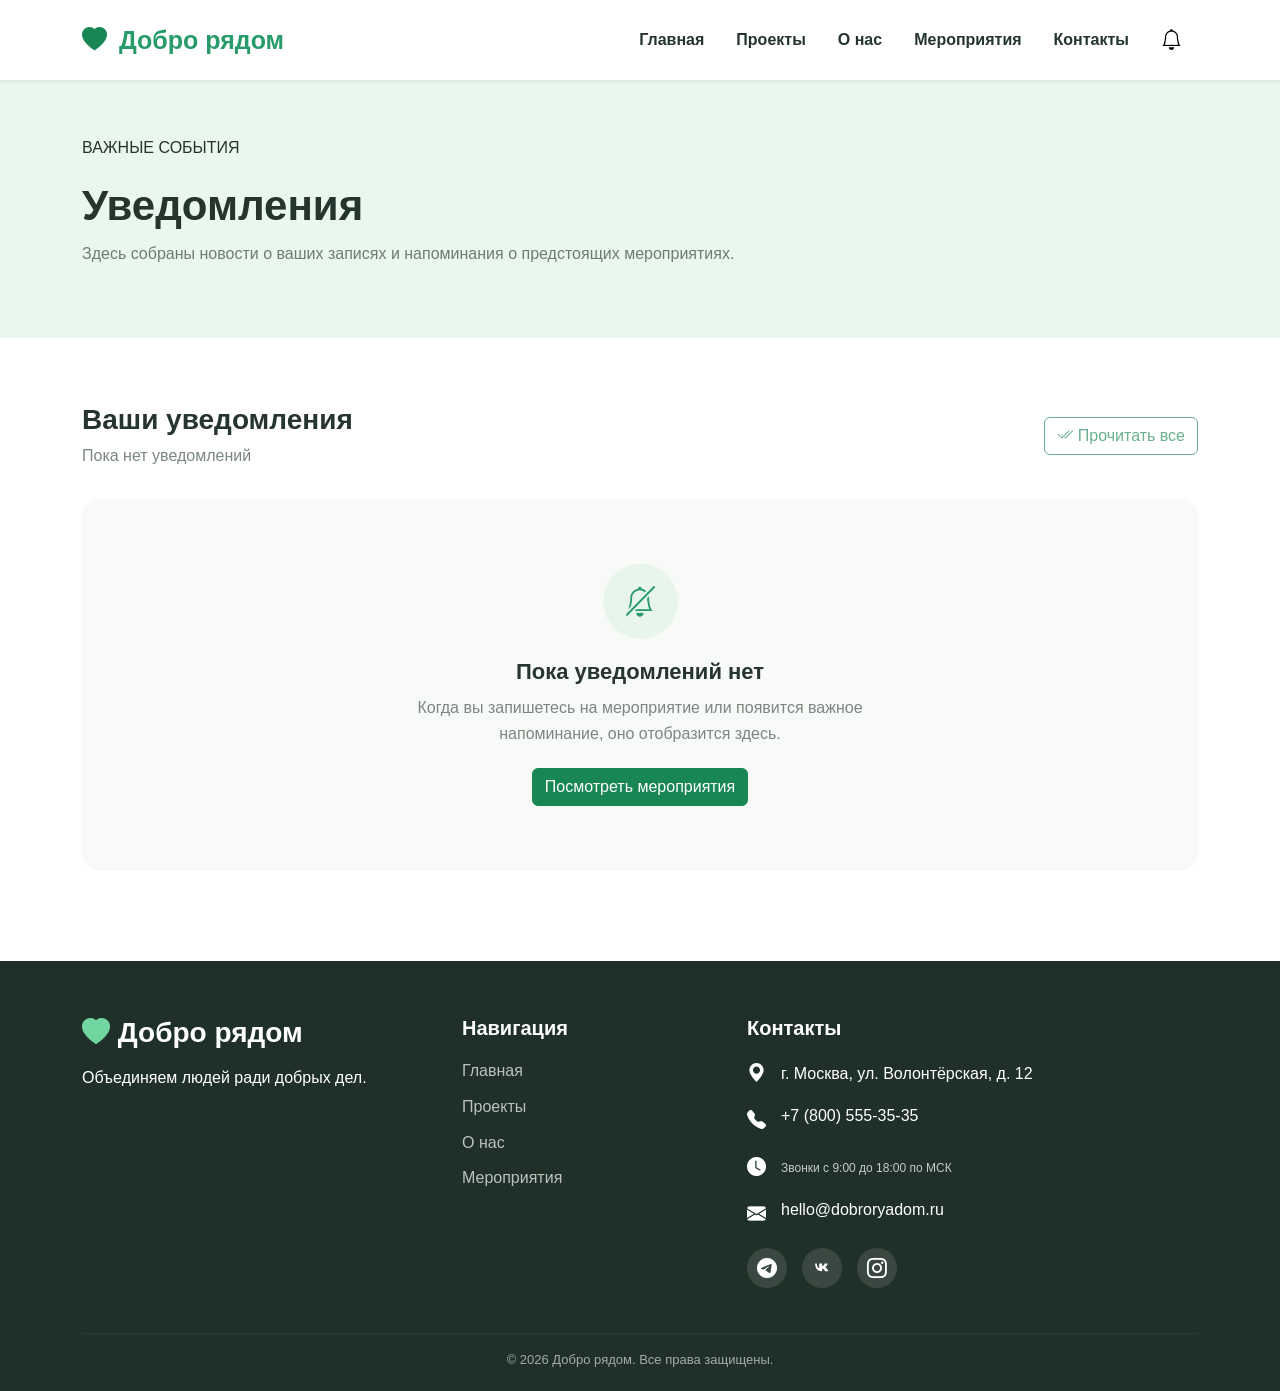
<file: notifications.html>
<!DOCTYPE html>
<html lang="ru">
<head>
    <meta charset="UTF-8">
    <meta name="viewport" content="width=device-width, initial-scale=1.0">
    <title>Уведомления — Добро рядом</title>

    <link href="https://cdn.jsdelivr.net/npm/bootstrap@5.3.3/dist/css/bootstrap.min.css" rel="stylesheet">
    <link rel="stylesheet" href="https://cdn.jsdelivr.net/npm/bootstrap-icons@1.11.3/font/bootstrap-icons.min.css">
    <link rel="stylesheet" href="css/style.css">
</head>
<body>

<!-- ======================================
     ШАПКА САЙТА
====================================== -->

<header>
    <nav class="navbar navbar-expand-lg navbar-light bg-white shadow-sm">
        <div class="container">
            <a class="navbar-brand fw-bold" href="index.html">
                <i class="bi bi-heart-fill text-success"></i>
                Добро рядом
            </a>

            <button class="navbar-toggler" type="button"
                data-bs-toggle="collapse" data-bs-target="#mainNavbar">
                <span class="navbar-toggler-icon"></span>
            </button>

            <div class="collapse navbar-collapse" id="mainNavbar">
                <ul class="navbar-nav ms-auto align-items-lg-center">
                    <li class="nav-item">
                        <a class="nav-link" href="index.html">Главная</a>
                    </li>
                    <li class="nav-item">
                        <a class="nav-link" href="catalog.html">Проекты</a>
                    </li>
                    <li class="nav-item">
                        <a class="nav-link" href="about.html">О нас</a>
                    </li>
                    <li class="nav-item">
                        <a class="nav-link" href="contacts.html">Контакты</a>
                    </li>
                </ul>
            </div>
        </div>
    </nav>
</header>


<!-- ======================================
     ЗАГОЛОВОК
====================================== -->

<section class="page-banner">
    <div class="container">
        <div class="page-banner-content">
            <span class="section-label">ВАЖНЫЕ СОБЫТИЯ</span>
            <h1>Уведомления</h1>
            <p>
                Здесь собраны новости о ваших записях
                и напоминания о предстоящих мероприятиях.
            </p>
        </div>
    </div>
</section>


<!-- ======================================
     СПИСОК УВЕДОМЛЕНИЙ
====================================== -->

<section class="notifications-section">
    <div class="container">

        <div class="notifications-header">
            <div>
                <h2>Ваши уведомления</h2>
                <p id="notificationsPageCount">
                    Пока нет уведомлений
                </p>
            </div>

            <button
                type="button"
                class="btn btn-outline-success"
                id="markAllRead">
                <i class="bi bi-check2-all"></i>
                Прочитать все
            </button>
        </div>

        <div id="notificationsContainer"></div>

        <div class="notifications-empty" id="notificationsEmpty" hidden>
            <div class="notifications-empty-icon">
                <i class="bi bi-bell-slash"></i>
            </div>

            <h3>Пока уведомлений нет</h3>

            <p>
                Когда вы запишетесь на мероприятие или появится
                важное напоминание, оно отобразится здесь.
            </p>

            <a href="events.html" class="btn btn-success">
                Посмотреть мероприятия
            </a>
        </div>

    </div>
</section>


<!-- ======================================
     ПОДВАЛ
====================================== -->

<!-- Подвал сайта -->
<footer class="footer">
    <div class="container">
        <div class="row g-4">

            <!-- О проекте -->
            <div class="col-md-4">
                <h3>
                    <i class="bi bi-heart-fill"></i> Добро рядом
                </h3>
                <p>Объединяем людей ради добрых дел.</p>
            </div>

            <!-- Навигация -->
            <div class="col-md-3">
                <h5>Навигация</h5>
                <a href="index.html">Главная</a>
                <a href="catalog.html">Проекты</a>
                <a href="about.html">О нас</a>
                <a href="events.html">Мероприятия</a>
            </div>

            <!-- Контакты -->
            <div class="col-md-5">
                <h5>Контакты</h5>

                <!-- Адрес -->
                <div class="footer__contact-item">
                    <i class="bi bi-geo-alt-fill"></i>
                    <span>г. Москва, ул. Волонтёрская, д. 12</span>
                </div>

                <!-- Телефон -->
                <div class="footer__contact-item">
                    <i class="bi bi-telephone-fill"></i>
                    <a href="tel:+78005553535">+7 (800) 555-35-35</a>
                </div>

                <!-- Время звонков -->
                <div class="footer__contact-item">
                    <i class="bi bi-clock-fill"></i>
                    <small>Звонки с 9:00 до 18:00 по МСК</small>
                </div>

                <!-- Электронная почта -->
                <div class="footer__contact-item">
                    <i class="bi bi-envelope-fill"></i>
                    <a href="mailto:hello@dobroryadom.ru">
                        hello@dobroryadom.ru
                    </a>
                </div>

                <!-- Социальные сети -->
                <div class="social-links mt-3">
                    <a href="#" aria-label="Telegram">
                        <i class="bi bi-telegram"></i>
                    </a>

                    <a href="#" aria-label="ВКонтакте" class="social-link-vk">
                        <svg xmlns="http://www.w3.org/2000/svg"
                             viewBox="0 0 24 24"
                             width="24"
                             height="24"
                             fill="currentColor"
                             aria-hidden="true">
                            <path d="M3.5 7.5h3.2c.2 3.1 1.5 4.4 2.5 4.7V7.5h3v2.7c1-.1 2.1-1.3 2.5-2.7h3c-.3 1.7-1.6 3-2.5 3.7 1 .6 2.5 1.8 3.1 4h-3.3c-.5-1.5-1.6-2.6-2.8-2.7v2.7h-.4c-4.2 0-6.6-2.9-6.7-7.7z"/>
                        </svg>
                    </a>

                    <a href="#" aria-label="Instagram">
                        <i class="bi bi-instagram"></i>
                    </a>
                </div>
            </div>

        </div>

        <hr>

        <p class="footer__bottom">
            © 2026 Добро рядом. Все права защищены.
        </p>
    </div>
</footer>


<!-- ======================================
     КНОПКА НАВЕРХ
====================================== -->

<button id="backToTop" class="back-to-top" aria-label="Наверх">
    <i class="bi bi-arrow-up"></i>
</button>


<script src="https://cdn.jsdelivr.net/npm/bootstrap@5.3.3/dist/js/bootstrap.bundle.min.js"></script>
<script src="js/main.js"></script>
<script src="js/notifications.js"></script>

</body>
</html>
</file>
<file: css/style.css>
/* ================================
   1. Основные настройки
================================ */

:root {
    --primary: #279B69;
    --primary-dark: #197A50;
    --primary-light: #E9F7EF;

    --dark: #24352D;
    --gray: #6F7C74;
    --light: #F5F8F6;
    --white: #FFFFFF;

    --border: #E5ECE7;

    --shadow: 0 8px 30px rgba(0, 0, 0, 0.06);

    --radius: 16px;
}

* {
    margin: 0;
    padding: 0;
    box-sizing: border-box;
}

html {
    scroll-behavior: smooth;
}

body {
    font-family: Arial, sans-serif;
    color: var(--dark);
    background: var(--white);
    line-height: 1.6;
}

a {
    text-decoration: none;
    color: inherit;
}

img {
    max-width: 100%;
    display: block;
}

section {
    scroll-margin-top: 90px;
}


/* ================================
   2. Кнопки
================================ */

.btn-primary {
    background: var(--primary);
    border-color: var(--primary);
    border-radius: 10px;
    padding: 11px 22px;
    font-weight: 600;
}

.btn-primary:hover {
    background: var(--primary-dark);
    border-color: var(--primary-dark);
}

.btn-outline-primary {
    color: var(--primary);
    border-color: var(--primary);
    border-radius: 10px;
}

.btn-outline-primary:hover {
    background: var(--primary);
    border-color: var(--primary);
}


/* ================================
   3. Шапка
================================ */

.header {
    background: var(--white);
    position: sticky;
    top: 0;
    z-index: 1000;
    box-shadow: 0 2px 15px rgba(0, 0, 0, 0.04);
}

.navbar {
    padding: 15px 0;
}

.navbar-brand {
    font-size: 25px;
    font-weight: 800;
    color: var(--primary);
}

.navbar-brand i {
    margin-right: 5px;
}

.nav-link {
    font-weight: 600;
    margin: 0 8px;
    color: var(--dark);
}

.nav-link:hover,
.nav-link.active {
    color: var(--primary);
}


/* ================================
   4. Главный баннер
================================ */

.hero {
    min-height: 550px;
    display: flex;
    align-items: center;
    background:
        linear-gradient(90deg, rgba(15, 43, 29, 0.85), rgba(15, 43, 29, 0.2)),
        url("https://images.unsplash.com/photo-1531206715517-5c0ba140b2b8?w=1600")
        center/cover;
    color: var(--white);
}

.hero__content {
    max-width: 600px;
    padding: 80px 0;
}

.hero__label {
    display: inline-block;
    background: rgba(255, 255, 255, 0.18);
    padding: 8px 16px;
    border-radius: 30px;
    margin-bottom: 20px;
}

.hero h1 {
    font-size: clamp(42px, 6vw, 68px);
    line-height: 1.1;
    font-weight: 800;
    margin-bottom: 25px;
}

.hero h1 span {
    color: #8FE2B6;
}

.hero p {
    font-size: 19px;
    margin-bottom: 30px;
    color: rgba(255, 255, 255, 0.9);
}


/* ================================
   5. Секции
================================ */

.section {
    padding: 85px 0;
}

.section--light {
    background: var(--light);
}

.section__header {
    max-width: 650px;
    text-align: center;
    margin: 0 auto;
}

.section__subtitle {
    color: var(--primary);
    font-weight: 700;
    text-transform: uppercase;
    letter-spacing: 1px;
    font-size: 13px;
}

.section__header h2 {
    font-size: 36px;
    font-weight: 800;
    margin: 12px 0;
}

.section__header p {
    color: var(--gray);
}


/* ================================
   6. Преимущества
================================ */

.feature-card {
    height: 100%;
    padding: 35px;
    background: var(--white);
    border: 1px solid var(--border);
    border-radius: var(--radius);
    transition: 0.3s;
}

.feature-card:hover {
    transform: translateY(-7px);
    box-shadow: var(--shadow);
}

.feature-card i {
    display: inline-flex;
    align-items: center;
    justify-content: center;
    width: 55px;
    height: 55px;
    background: var(--primary-light);
    color: var(--primary);
    font-size: 25px;
    border-radius: 14px;
    margin-bottom: 20px;
}

.feature-card h3 {
    font-size: 21px;
    font-weight: 700;
    margin-bottom: 12px;
}

.feature-card p {
    color: var(--gray);
    margin-bottom: 0;
}


/* ================================
   7. Карточки проектов
================================ */

.project-card {
    height: 100%;
    overflow: hidden;
    background: var(--white);
    border-radius: var(--radius);
    box-shadow: var(--shadow);
    transition: 0.3s;
}

.project-card:hover {
    transform: translateY(-6px);
}

.project-card img {
    width: 100%;
    height: 210px;
    object-fit: cover;
}

.project-card__body {
    padding: 22px;
}

.project-card__body h3 {
    font-size: 22px;
    font-weight: 700;
    margin: 15px 0 10px;
}

.project-card__body p {
    color: var(--gray);
    font-size: 14px;
    margin-bottom: 9px;
}

.project-tag {
    display: inline-block;
    padding: 6px 12px;
    background: var(--primary-light);
    color: var(--primary-dark);
    font-size: 12px;
    font-weight: 700;
    border-radius: 20px;
}

.project-badge {
    display: inline-block;
    padding: 6px 10px;
    background: #FFF2DD;
    color: #A36A13;
    border-radius: 20px;
    font-size: 11px;
    font-weight: 700;
    margin-top: 8px;
}

.project-actions {
    display: flex;
    flex-wrap: wrap;
    gap: 8px;
    margin-top: 18px;
}

.project-actions .btn {
    flex: 1;
    font-size: 12px;
}


/* ================================
   8. Направления
================================ */

.direction-card {
    height: 100%;
    padding: 30px 20px;
    text-align: center;
    border: 1px solid var(--border);
    border-radius: var(--radius);
    transition: 0.3s;
}

.direction-card:hover {
    background: var(--primary-light);
    transform: translateY(-5px);
}

.direction-card i {
    font-size: 40px;
    color: var(--primary);
}

.direction-card h3 {
    font-size: 20px;
    margin: 15px 0 8px;
    font-weight: 700;
}

.direction-card p {
    color: var(--gray);
    margin: 0;
}


/* ================================
   9. Статистика
================================ */

.stats {
    background: var(--primary-dark);
    color: var(--white);
    padding: 65px 0;
}

.stats h2 {
    font-size: 38px;
    font-weight: 800;
}

.stats p {
    margin: 0;
    opacity: 0.85;
}


/* ================================
   10. Внутренние страницы
================================ */

.page-banner {
    padding: 55px 0;
    background: var(--primary-light);
}

.page-banner h1 {
    font-size: 42px;
    font-weight: 800;
    margin-top: 20px;
}

.page-banner p {
    color: var(--gray);
    margin-top: 10px;
}

.breadcrumbs {
    display: flex;
    flex-wrap: wrap;
    gap: 10px;
    font-size: 14px;
    color: var(--gray);
}

.breadcrumbs a {
    color: var(--primary);
}


/* ================================
   11. Фильтры каталога
================================ */

.filter-panel {
    background: var(--white);
    padding: 25px;
    border-radius: var(--radius);
    box-shadow: var(--shadow);
    position: sticky;
    top: 100px;
}

.filter-panel h3 {
    font-size: 23px;
    font-weight: 800;
    margin-bottom: 25px;
}

.filter-group {
    margin-bottom: 20px;
}

.filter-group label {
    display: block;
    font-weight: 600;
    margin-bottom: 8px;
}

.catalog-top {
    display: flex;
    flex-wrap: wrap;
    justify-content: space-between;
    align-items: center;
    gap: 10px;
    margin-bottom: 25px;
}

.catalog-top h2 {
    font-weight: 800;
    font-size: 27px;
}

.catalog-top span {
    color: var(--gray);
}


/* ================================
   12. Страница проекта
================================ */

.project-detail-image {
    width: 100%;
    height: 400px;
    object-fit: cover;
    border-radius: var(--radius);
}

.project-detail h2 {
    font-weight: 800;
    margin-bottom: 15px;
}

.project-detail h3 {
    font-size: 22px;
    font-weight: 700;
    margin-top: 30px;
    margin-bottom: 15px;
}

.project-detail p,
.project-detail li {
    color: var(--gray);
}

.organizer-card {
    padding: 30px;
    border-radius: var(--radius);
    background: var(--light);
}

.organizer-card h3 {
    font-weight: 800;
    margin-bottom: 15px;
}

.application-card {
    padding: 30px;
    background: var(--white);
    border-radius: var(--radius);
    box-shadow: var(--shadow);
    border: 1px solid var(--border);
    position: sticky;
    top: 100px;
}

.application-card h3 {
    font-size: 25px;
    font-weight: 800;
    margin-bottom: 10px;
}

.application-card > p {
    color: var(--gray);
    margin-bottom: 25px;
}


/* ================================
   13. Контакты
================================ */

.contact-item {
    display: flex;
    align-items: center;
    gap: 18px;
    margin-top: 30px;
}

.contact-item > i {
    width: 50px;
    height: 50px;
    flex-shrink: 0;
    display: flex;
    align-items: center;
    justify-content: center;
    background: var(--primary-light);
    color: var(--primary);
    border-radius: 12px;
    font-size: 22px;
}

.contact-item h4 {
    font-size: 17px;
    font-weight: 700;
    margin: 0;
}

.contact-item p {
    color: var(--gray);
    margin: 4px 0 0;
}

.social-links {
    display: flex;
    gap: 15px;
    margin-top: 15px;
}

.social-links a {
    display: flex;
    align-items: center;
    justify-content: center;
    width: 45px;
    height: 45px;
    background: var(--primary-light);
    color: var(--primary);
    font-size: 22px;
    border-radius: 12px;
    transition: 0.3s;
}

.social-links a:hover {
    background: var(--primary);
    color: var(--white);
}


/* ================================
   14. FAQ
================================ */

.accordion-item {
    border: 1px solid var(--border);
    margin-bottom: 12px;
    border-radius: 10px !important;
    overflow: hidden;
}

.accordion-button {
    font-weight: 700;
}

.accordion-button:not(.collapsed) {
    background: var(--primary-light);
    color: var(--primary-dark);
}


/* ================================
   15. Модальное окно
================================ */

.modal-project-image {
    width: 100%;
    height: 220px;
    object-fit: cover;
    border-radius: 10px;
}


/* ================================
   16. Подвал
================================ */

.footer {
    background: #1E3027;
    color: var(--white);
    padding: 55px 0 20px;
}

.footer h3 {
    font-weight: 800;
    margin-bottom: 15px;
}

.footer h3 i {
    color: #72D6A0;
}

.footer h5 {
    font-weight: 700;
    margin-bottom: 18px;
}

.footer a {
    display: block;
    color: rgba(255, 255, 255, 0.7);
    margin-bottom: 10px;
}

.footer a:hover {
    color: #72D6A0;
}

.footer hr {
    margin-top: 35px;
    border-color: rgba(255, 255, 255, 0.2);
}

.footer__bottom {
    text-align: center;
    color: rgba(255, 255, 255, 0.6);
    font-size: 13px;
    margin: 0;
}


/* ================================
   17. Кнопка наверх
================================ */

.back-to-top {
    position: fixed;
    right: 25px;
    bottom: 25px;
    width: 48px;
    height: 48px;
    border: none;
    border-radius: 50%;
    background: var(--primary);
    color: var(--white);
    font-size: 22px;
    cursor: pointer;
    display: none;
    z-index: 999;
    box-shadow: var(--shadow);
}

.back-to-top:hover {
    background: var(--primary-dark);
}


/* ================================
   18. Адаптивность
================================ */

@media (max-width: 768px) {

    .section {
        padding: 55px 0;
    }

    .section__header h2 {
        font-size: 28px;
    }

    .hero {
        min-height: 480px;
    }

    .hero__content {
        padding: 60px 0;
    }

    .page-banner h1 {
        font-size: 32px;
    }

    .project-detail-image {
        height: 250px;
    }

    .filter-panel {
        position: static;
    }

    .application-card {
        position: static;
    }

    .catalog-top {
        align-items: flex-start;
        flex-direction: column;
    }

}

@media (max-width: 480px) {

    .hero h1 {
        font-size: 40px;
    }

    .project-actions {
        flex-direction: column;
    }

    .project-actions .btn {
        width: 100%;
    }

    .application-card {
        padding: 20px;
    }

}

/* Контакты в футере */
.footer__contact-item {
    display: flex;
    align-items: center;
    gap: 12px;
    margin-bottom: 14px;
}

.footer__contact-item > i {
    font-size: 19px;
    min-width: 22px;
}

.footer__contact-item a,
.footer__contact-item span {
    color: inherit;
    text-decoration: none;
}

.footer__contact-item div {
    display: flex;
    flex-direction: column;
}

.footer__contact-item small {
    font-size: 12px;
    opacity: 0.75;
    margin-top: 3px;
}

/* Иконки социальных сетей */
.social-links {
    display: flex;
    align-items: center;
    gap: 15px;
}

.social-links a {
    display: flex;
    align-items: center;
    justify-content: center;
    width: 40px;
    height: 40px;
    border-radius: 50%;
    background: rgba(255, 255, 255, 0.12);
    color: white;
    font-size: 20px;
    text-decoration: none;
    transition: 0.3s;
}

.social-links a:hover {
    background: #ffffff;
    color: #2563eb;
    transform: translateY(-3px);
}

/* ================================
   19. Поиск и сортировка каталога
================================ */

.catalog-tools {
    display: flex;
    align-items: center;
    justify-content: space-between;
    gap: 18px;
    margin-bottom: 25px;
}

/* Строка поиска */

.catalog-search {
    position: relative;
    flex: 1;
    min-width: 200px;
}

.catalog-search > i {
    position: absolute;
    left: 16px;
    top: 50%;
    transform: translateY(-50%);
    color: var(--gray);
    font-size: 18px;
    pointer-events: none;
}

.catalog-search input {
    width: 100%;
    height: 48px;
    padding: 10px 45px;
    border: 1px solid var(--border);
    border-radius: 12px;
    background: var(--white);
    color: var(--dark);
    transition: 0.3s;
}

.catalog-search input:focus {
    border-color: var(--primary);
    box-shadow: 0 0 0 4px rgba(39, 155, 105, 0.1);
    outline: none;
}

.catalog-search input::placeholder {
    color: #A0AAA3;
}

/* Кнопка очистки поиска */

.catalog-search button {
    position: absolute;
    right: 12px;
    top: 50%;
    transform: translateY(-50%);
    width: 28px;
    height: 28px;
    border: none;
    border-radius: 50%;
    background: transparent;
    color: var(--gray);
    cursor: pointer;
    transition: 0.2s;
}

.catalog-search button:hover {
    background: var(--primary-light);
    color: var(--primary);
}

/* Сортировка */

.catalog-sort {
    display: flex;
    align-items: center;
    gap: 10px;
    flex-shrink: 0;
}

.catalog-sort label {
    font-size: 14px;
    font-weight: 600;
    color: var(--dark);
    white-space: nowrap;
}

.catalog-sort select {
    min-width: 180px;
    height: 48px;
    border: 1px solid var(--border);
    border-radius: 12px;
    color: var(--dark);
    cursor: pointer;
}

.catalog-sort select:focus {
    border-color: var(--primary);
    box-shadow: 0 0 0 4px rgba(39, 155, 105, 0.1);
}

/* Счётчик проектов */

#projectCount {
    display: inline-block;
    padding: 7px 13px;
    background: var(--primary-light);
    color: var(--primary-dark);
    border-radius: 20px;
    font-size: 13px;
    font-weight: 700;
}

/* Сообщение об отсутствии результатов */

#emptyMessage {
    padding: 35px 20px;
    background: var(--light);
    border: 1px dashed var(--border);
    border-radius: var(--radius);
    color: var(--gray);
    font-size: 16px;
}

/* Адаптация под планшеты и телефоны */

@media (max-width: 768px) {

    .catalog-tools {
        flex-direction: column;
        align-items: stretch;
    }

    .catalog-search {
        width: 100%;
    }

    .catalog-sort {
        width: 100%;
        justify-content: space-between;
    }

    .catalog-sort select {
        flex: 1;
        min-width: 0;
    }

}

@media (max-width: 480px) {

    .catalog-search input {
        font-size: 13px;
    }

    .catalog-sort {
        align-items: flex-start;
        flex-direction: column;
        gap: 7px;
    }

    .catalog-sort select {
        width: 100%;
    }

}


/* ================================
   20. Избранные проекты
================================ */

/* Ссылка в навигации */

.favorites-nav-link {
    display: flex;
    align-items: center;
    gap: 6px;
}

.favorites-count {
    display: inline-flex;
    align-items: center;
    justify-content: center;
    min-width: 20px;
    height: 20px;
    padding: 0 6px;
    border-radius: 20px;
    background: var(--primary);
    color: white;
    font-size: 11px;
    font-weight: 700;
}

.favorites-count[hidden] {
    display: none;
}

/* Кнопка добавления в избранное */

.favorite-btn {
    display: inline-flex;
    align-items: center;
    justify-content: center;
    gap: 7px;
    flex: 0 0 auto;
    padding: 8px 12px;
    border: 1px solid var(--border);
    border-radius: 10px;
    background: white;
    color: var(--gray);
    font-size: 12px;
    font-weight: 600;
    cursor: pointer;
    transition: 0.3s;
}

.favorite-btn i {
    font-size: 16px;
}

.favorite-btn:hover {
    border-color: #DC3545;
    color: #DC3545;
    background: #FFF5F5;
}

.favorite-btn.active {
    border-color: #DC3545;
    background: #FFF0F1;
    color: #DC3545;
}

/* Заголовок страницы избранного */

.favorites-header {
    display: flex;
    align-items: center;
    justify-content: space-between;
    flex-wrap: wrap;
    gap: 20px;
    margin-bottom: 30px;
}

.favorites-header h2 {
    font-size: 28px;
    font-weight: 800;
    margin-bottom: 5px;
}

.favorites-header p {
    color: var(--gray);
    margin: 0;
}

/* Карточки избранного */

.favorite-project-card {
    height: 100%;
}

.favorite-project-card .project-card__body h3 {
    margin-top: 15px;
}

.favorite-project-card .project-actions .btn {
    font-size: 13px;
}

/* Пустое избранное */

.favorites-empty {
    max-width: 550px;
    margin: 35px auto;
    padding: 55px 30px;
    text-align: center;
    background: var(--light);
    border: 1px dashed var(--border);
    border-radius: var(--radius);
}

.favorites-empty__icon {
    width: 85px;
    height: 85px;
    display: flex;
    align-items: center;
    justify-content: center;
    margin: 0 auto 20px;
    border-radius: 50%;
    background: var(--primary-light);
    color: var(--primary);
    font-size: 38px;
}

.favorites-empty h3 {
    font-size: 25px;
    font-weight: 800;
    margin-bottom: 12px;
}

.favorites-empty p {
    color: var(--gray);
    margin-bottom: 25px;
    line-height: 1.7;
}

/* Адаптивность */

@media (max-width: 768px) {
    .favorites-header {
        align-items: flex-start;
        flex-direction: column;
    }

    .favorites-empty {
        padding: 40px 20px;
    }
}

@media (max-width: 480px) {
    .favorite-btn {
        width: 100%;
    }

    .favorites-header h2 {
        font-size: 24px;
    }
}


/* ======================================
   ФУНКЦИЯ 3. КАЛЕНДАРЬ МЕРОПРИЯТИЙ
====================================== */

/* Общая секция */

.events-section {
    background: var(--light);
}

.events-page-header {
    display: flex;
    justify-content: space-between;
    align-items: center;
    gap: 20px;
    margin-bottom: 35px;
}

.events-page-header h2 {
    color: var(--dark);
    font-size: 30px;
    font-weight: 700;
    margin-bottom: 8px;
}

.events-page-header p {
    color: var(--gray);
    margin: 0;
}

.events-nav-count {
    display: inline-flex;
    align-items: center;
    justify-content: center;
    min-width: 22px;
    height: 22px;
    margin-left: 5px;
    padding: 0 6px;
    border-radius: 50px;
    background: var(--primary-light);
    color: var(--primary-dark);
    font-size: 12px;
    font-weight: 700;
}

/* Расположение календаря и списка */

.events-layout {
    display: grid;
    grid-template-columns: minmax(300px, 0.85fr) minmax(0, 1.5fr);
    gap: 30px;
    align-items: start;
}

/* ======================================
   КАЛЕНДАРЬ
====================================== */

.events-calendar {
    padding: 25px;
    background: var(--white);
    border: 1px solid var(--border);
    border-radius: var(--radius);
    box-shadow: var(--shadow);
}

.calendar-header {
    display: flex;
    align-items: center;
    justify-content: space-between;
    gap: 12px;
    margin-bottom: 20px;
}

.calendar-header h3 {
    margin: 0;
    color: var(--dark);
    font-size: 20px;
    font-weight: 700;
    text-align: center;
    text-transform: capitalize;
}

.calendar-arrow {
    display: flex;
    align-items: center;
    justify-content: center;
    width: 36px;
    height: 36px;
    flex-shrink: 0;
    border: 1px solid var(--border);
    border-radius: 10px;
    background: var(--white);
    color: var(--dark);
    transition: 0.2s;
}

.calendar-arrow:hover {
    background: var(--primary);
    border-color: var(--primary);
    color: var(--white);
}

.calendar-today {
    display: block;
    margin: 0 auto 22px;
    padding: 7px 18px;
    border: 1px solid var(--primary);
    border-radius: 8px;
    background: var(--primary-light);
    color: var(--primary-dark);
    font-size: 13px;
    font-weight: 600;
    transition: 0.2s;
}

.calendar-today:hover {
    background: var(--primary);
    color: var(--white);
}

.calendar-weekdays,
.calendar-days {
    display: grid;
    grid-template-columns: repeat(7, minmax(0, 1fr));
    gap: 7px;
}

.calendar-weekdays {
    margin-bottom: 10px;
}

.calendar-weekdays span {
    color: var(--gray);
    font-size: 12px;
    font-weight: 700;
    text-align: center;
}

.calendar-day {
    position: relative;
    display: flex;
    align-items: center;
    justify-content: center;
    aspect-ratio: 1;
    min-width: 0;
    padding: 0;
    border: 1px solid transparent;
    border-radius: 10px;
    background: transparent;
    color: var(--dark);
    font-size: 14px;
    transition: 0.2s;
}

.calendar-day:not(.calendar-day--empty):hover {
    background: var(--primary-light);
    color: var(--primary-dark);
}

.calendar-day--empty {
    pointer-events: none;
}

.calendar-day--has-event::after {
    position: absolute;
    bottom: 5px;
    left: 50%;
    width: 5px;
    height: 5px;
    border-radius: 50%;
    background: var(--primary);
    content: "";
    transform: translateX(-50%);
}

.calendar-day--selected {
    background: var(--primary) !important;
    color: var(--white) !important;
    font-weight: 700;
}

.calendar-day--selected::after {
    background: var(--white);
}

.calendar-day--today:not(.calendar-day--selected) {
    border-color: var(--primary);
    color: var(--primary-dark);
    font-weight: 700;
}

.calendar-legend {
    display: flex;
    flex-wrap: wrap;
    gap: 15px;
    margin-top: 22px;
    padding-top: 18px;
    border-top: 1px solid var(--border);
}

.calendar-legend span {
    display: flex;
    align-items: center;
    gap: 7px;
    color: var(--gray);
    font-size: 12px;
}

.legend-dot {
    display: inline-block;
    width: 9px;
    height: 9px;
    border-radius: 50%;
}

.legend-dot--event {
    background: var(--primary);
}

.legend-dot--selected {
    background: var(--primary-dark);
}

/* ======================================
   СПИСОК МЕРОПРИЯТИЙ
====================================== */

.events-list-wrapper {
    min-width: 0;
}

.events-list-header {
    margin-bottom: 18px;
}

.events-list-header h3 {
    margin-bottom: 6px;
    color: var(--dark);
    font-size: 21px;
    font-weight: 700;
}

.events-list-header p {
    margin: 0;
    color: var(--gray);
    font-size: 14px;
}

.events-list {
    display: flex;
    flex-direction: column;
    gap: 16px;
}

.event-card {
    display: grid;
    grid-template-columns: 105px minmax(0, 1fr);
    gap: 20px;
    padding: 22px;
    border: 1px solid var(--border);
    border-radius: var(--radius);
    background: var(--white);
    box-shadow: var(--shadow);
    transition: transform 0.2s, box-shadow 0.2s;
}

.event-card:hover {
    transform: translateY(-3px);
    box-shadow: 0 12px 35px rgba(0, 0, 0, 0.09);
}

.event-card__date {
    display: flex;
    flex-direction: column;
    align-items: center;
    justify-content: center;
    gap: 7px;
    min-height: 110px;
    padding: 12px;
    border-radius: 12px;
    background: var(--primary-light);
    color: var(--primary-dark);
    text-align: center;
}

.event-card__date i {
    font-size: 25px;
}

.event-card__date span:first-of-type {
    font-size: 15px;
    font-weight: 700;
}

.event-card__date span:last-of-type {
    font-size: 13px;
}

.event-card__content {
    min-width: 0;
}

.event-card__top {
    display: flex;
    flex-wrap: wrap;
    align-items: center;
    justify-content: space-between;
    gap: 10px;
    margin-bottom: 10px;
}

.event-card__city {
    color: var(--gray);
    font-size: 12px;
}

.event-card__content h4 {
    margin-bottom: 8px;
    color: var(--dark);
    font-size: 19px;
    font-weight: 700;
}

.event-card__content > p {
    margin-bottom: 12px;
    color: var(--gray);
    font-size: 13px;
    line-height: 1.6;
}

.event-card__place {
    display: flex;
    align-items: center;
    gap: 7px;
    margin-bottom: 16px;
    color: var(--dark);
    font-size: 13px;
}

.event-card__place i {
    color: var(--primary);
}

.event-card__bottom {
    display: flex;
    flex-wrap: wrap;
    align-items: center;
    justify-content: space-between;
    gap: 12px;
    padding-top: 13px;
    border-top: 1px solid var(--border);
}

.event-card__seats {
    color: var(--gray);
    font-size: 12px;
}

.event-card__seats i {
    margin-right: 5px;
    color: var(--primary);
}

.event-card__bottom .btn {
    padding: 8px 17px;
    font-size: 13px;
}

/* ======================================
   ПУСТОЕ СОСТОЯНИЕ
====================================== */

.events-empty {
    padding: 45px 20px;
    border: 1px dashed var(--border);
    border-radius: var(--radius);
    background: var(--white);
    text-align: center;
}

.events-empty[hidden] {
    display: none !important;
}

.events-empty > i {
    display: block;
    margin-bottom: 15px;
    color: var(--primary);
    font-size: 42px;
}

.events-empty h4 {
    margin-bottom: 8px;
    color: var(--dark);
    font-weight: 700;
}

.events-empty p {
    margin-bottom: 20px;
    color: var(--gray);
    font-size: 14px;
}

/* ======================================
   МОДАЛЬНОЕ ОКНО ЗАПИСИ
====================================== */

.events-modal {
    overflow: hidden;
    border: none;
    border-radius: 18px;
}

.events-modal .modal-header {
    padding: 24px 25px 18px;
    border-bottom: 1px solid var(--border);
}

.events-modal .modal-title {
    color: var(--dark);
    font-size: 20px;
    font-weight: 700;
}

.events-modal-subtitle {
    margin: 5px 0 0;
    color: var(--primary-dark);
    font-size: 13px;
}

.events-modal .modal-body {
    padding: 24px 25px;
}

.events-modal .form-label {
    color: var(--dark);
    font-size: 14px;
    font-weight: 600;
}

.events-modal .form-control {
    min-height: 45px;
    border-color: var(--border);
    border-radius: 9px;
}

.events-modal .form-control:focus {
    border-color: var(--primary);
    box-shadow: 0 0 0 3px rgba(39, 155, 105, 0.12);
}

.events-registration-note {
    display: flex;
    align-items: flex-start;
    gap: 10px;
    padding: 13px;
    border-radius: 9px;
    background: var(--primary-light);
    color: var(--primary-dark);
    font-size: 12px;
    line-height: 1.5;
}

.events-registration-note i {
    flex-shrink: 0;
    font-size: 16px;
}

.events-modal .modal-footer {
    padding: 16px 25px 22px;
    border-top: 1px solid var(--border);
}

/* ======================================
   АДАПТИВНОСТЬ
====================================== */

@media (max-width: 991px) {
    .events-layout {
        grid-template-columns: 1fr;
    }

    .events-calendar {
        max-width: 600px;
        width: 100%;
        margin: 0 auto;
    }
}

@media (max-width: 576px) {
    .events-page-header {
        align-items: flex-start;
        flex-direction: column;
    }

    .events-page-header h2 {
        font-size: 25px;
    }

    .events-calendar {
        padding: 17px;
    }

    .calendar-header h3 {
        font-size: 17px;
    }

    .calendar-weekdays,
    .calendar-days {
        gap: 4px;
    }

    .calendar-day {
        border-radius: 7px;
        font-size: 12px;
    }

    .event-card {
        grid-template-columns: 1fr;
        gap: 15px;
        padding: 17px;
    }

    .event-card__date {
        flex-direction: row;
        justify-content: flex-start;
        min-height: auto;
        padding: 10px 13px;
    }

    .event-card__date i {
        font-size: 18px;
    }

    .event-card__date span:first-of-type {
        font-size: 13px;
    }

    .event-card__date span:last-of-type {
        margin-left: auto;
    }

    .event-card__bottom {
        align-items: flex-start;
        flex-direction: column;
    }

    .event-card__bottom .btn {
        width: 100%;
    }

    .calendar-legend {
        gap: 10px;
    }
}


/* ======================================
   МОИ МЕРОПРИЯТИЯ
====================================== */

.my-events-section {
    background: var(--light);
}

.my-events-header {
    display: flex;
    align-items: center;
    justify-content: space-between;
    gap: 20px;
    margin-bottom: 30px;
}

.my-events-header h2 {
    margin-bottom: 7px;
    color: var(--dark);
    font-size: 30px;
    font-weight: 700;
}

.my-events-header p {
    margin: 0;
    color: var(--gray);
}

.my-events-stats {
    display: grid;
    grid-template-columns: repeat(2, minmax(0, 1fr));
    gap: 18px;
    margin-bottom: 30px;
}

.my-events-stat {
    display: flex;
    align-items: center;
    gap: 16px;
    padding: 22px;
    border: 1px solid var(--border);
    border-radius: var(--radius);
    background: var(--white);
    box-shadow: var(--shadow);
}

.my-events-stat__icon {
    display: flex;
    align-items: center;
    justify-content: center;
    width: 52px;
    height: 52px;
    flex-shrink: 0;
    border-radius: 13px;
    background: var(--primary-light);
    color: var(--primary);
    font-size: 23px;
}

.my-events-stat span {
    display: block;
    color: var(--dark);
    font-size: 25px;
    font-weight: 700;
    line-height: 1.2;
}

.my-events-stat p {
    margin: 5px 0 0;
    color: var(--gray);
    font-size: 13px;
}

/* Вкладки */

.my-events-tabs {
    display: flex;
    gap: 25px;
    margin-bottom: 22px;
    border-bottom: 1px solid var(--border);
}

.my-events-tab {
    position: relative;
    display: flex;
    align-items: center;
    gap: 8px;
    padding: 12px 3px;
    border: none;
    background: transparent;
    color: var(--gray);
    font-size: 14px;
    font-weight: 600;
    transition: 0.2s;
}

.my-events-tab:hover,
.my-events-tab.active {
    color: var(--primary-dark);
}

.my-events-tab.active::after {
    position: absolute;
    right: 0;
    bottom: -1px;
    left: 0;
    height: 3px;
    border-radius: 3px 3px 0 0;
    background: var(--primary);
    content: "";
}

.my-events-tab span {
    display: inline-flex;
    align-items: center;
    justify-content: center;
    min-width: 22px;
    height: 22px;
    padding: 0 6px;
    border-radius: 20px;
    background: var(--primary-light);
    color: var(--primary-dark);
    font-size: 11px;
}

/* Карточки записей */

.my-events-list {
    display: flex;
    flex-direction: column;
    gap: 17px;
}

.my-event-card {
    display: flex;
    align-items: center;
    justify-content: space-between;
    gap: 25px;
    padding: 24px;
    border: 1px solid var(--border);
    border-radius: var(--radius);
    background: var(--white);
    box-shadow: var(--shadow);
    transition: 0.2s;
}

.my-event-card:hover {
    transform: translateY(-2px);
    box-shadow: 0 12px 35px rgba(0, 0, 0, 0.08);
}

.my-event-card__main {
    min-width: 0;
    flex: 1;
}

.my-event-card__top {
    display: flex;
    flex-wrap: wrap;
    align-items: center;
    gap: 10px;
    margin-bottom: 12px;
}

.my-event-status {
    display: inline-flex;
    align-items: center;
    gap: 5px;
    padding: 5px 10px;
    border-radius: 30px;
    font-size: 11px;
    font-weight: 600;
}

.my-event-status--upcoming {
    background: var(--primary-light);
    color: var(--primary-dark);
}

.my-event-status--past {
    background: #F0F1F0;
    color: var(--gray);
}

.my-event-card h3 {
    margin-bottom: 8px;
    color: var(--dark);
    font-size: 21px;
    font-weight: 700;
}

.my-event-card__description {
    margin-bottom: 16px;
    color: var(--gray);
    font-size: 13px;
    line-height: 1.6;
}

.my-event-card__details {
    display: flex;
    flex-wrap: wrap;
    gap: 12px 22px;
    margin-bottom: 15px;
}

.my-event-card__details span {
    display: flex;
    align-items: center;
    gap: 7px;
    color: var(--dark);
    font-size: 12px;
}

.my-event-card__details i {
    color: var(--primary);
    font-size: 15px;
}

.my-event-card__participant {
    display: flex;
    align-items: center;
    flex-wrap: wrap;
    gap: 6px;
    padding-top: 13px;
    border-top: 1px solid var(--border);
    color: var(--gray);
    font-size: 12px;
}

.my-event-card__participant i {
    color: var(--primary);
    font-size: 16px;
}

.my-event-card__participant strong {
    color: var(--dark);
}

.my-event-card__actions {
    flex-shrink: 0;
}

.my-event-card__actions .btn {
    font-size: 12px;
    white-space: nowrap;
}

.my-event-completed {
    display: inline-flex;
    align-items: center;
    gap: 7px;
    color: var(--gray);
    font-size: 13px;
}

/* Пустое состояние */

.my-events-empty {
    padding: 55px 20px;
    border: 1px dashed var(--border);
    border-radius: var(--radius);
    background: var(--white);
    text-align: center;
}

.my-events-empty[hidden] {
    display: none !important;
}

.my-events-empty > i {
    display: block;
    margin-bottom: 17px;
    color: var(--primary);
    font-size: 48px;
}

.my-events-empty h3 {
    margin-bottom: 10px;
    color: var(--dark);
    font-size: 21px;
    font-weight: 700;
}

.my-events-empty p {
    max-width: 430px;
    margin: 0 auto 22px;
    color: var(--gray);
    font-size: 14px;
    line-height: 1.6;
}

/* Адаптивность */

@media (max-width: 767px) {
    .my-events-header {
        align-items: flex-start;
        flex-direction: column;
    }

    .my-events-header h2 {
        font-size: 25px;
    }

    .my-event-card {
        align-items: flex-start;
        flex-direction: column;
        gap: 18px;
        padding: 19px;
    }

    .my-event-card__actions {
        width: 100%;
    }

    .my-event-card__actions .btn {
        width: 100%;
    }
}

@media (max-width: 576px) {
    .my-events-stats {
        grid-template-columns: 1fr;
        gap: 12px;
    }

    .my-events-stat {
        padding: 17px;
    }

    .my-events-tabs {
        gap: 18px;
    }

    .my-events-tab {
        font-size: 13px;
    }

    .my-event-card h3 {
        font-size: 19px;
    }

    .my-event-card__details {
        flex-direction: column;
        gap: 10px;
    }
}




/* ======================================
   СИСТЕМА УВЕДОМЛЕНИЙ
====================================== */

/* Колокольчик в навигации */

.notifications-nav-link {
    display: flex;
    align-items: center;
    justify-content: center;
}

.notifications-bell {
    position: relative;
    display: inline-flex;
    align-items: center;
    justify-content: center;
    font-size: 21px;
}

.notifications-count {
    position: absolute;
    top: -9px;
    right: -11px;
    min-width: 18px;
    height: 18px;
    padding: 0 4px;
    border-radius: 20px;
    background: #e74c3c;
    color: #fff;
    font-size: 10px;
    font-weight: 700;
    display: flex;
    align-items: center;
    justify-content: center;
    border: 2px solid #fff;
}

.notifications-count[hidden] {
    display: none;
}


/* Страница уведомлений */

.notifications-section {
    padding: 65px 0 90px;
    min-height: 450px;
}

.notifications-header {
    display: flex;
    align-items: center;
    justify-content: space-between;
    gap: 20px;
    margin-bottom: 30px;
}

.notifications-header h2 {
    font-size: 28px;
    font-weight: 700;
    color: #26352d;
    margin-bottom: 7px;
}

.notifications-header p {
    color: #7b8780;
    margin: 0;
}


/* Карточка */

.notification-card {
    display: flex;
    gap: 20px;
    padding: 25px;
    margin-bottom: 16px;
    background: #fff;
    border: 1px solid #e7ece8;
    border-radius: 16px;
    transition: 0.2s ease;
}

.notification-card:hover {
    box-shadow: 0 8px 25px rgba(0, 0, 0, 0.06);
    transform: translateY(-2px);
}

.notification-card--unread {
    border-left: 4px solid #279b69;
    background: #fbfefc;
}

.notification-card--read {
    opacity: 0.78;
}

.notification-card__icon {
    width: 48px;
    height: 48px;
    min-width: 48px;
    display: flex;
    align-items: center;
    justify-content: center;
    border-radius: 14px;
    background: #e8f5ed;
    color: #279b69;
    font-size: 22px;
}

.notification-card__content {
    flex: 1;
    min-width: 0;
}

.notification-card__top {
    display: flex;
    align-items: center;
    gap: 10px;
    margin-bottom: 9px;
}

.notification-card__type {
    color: #279b69;
    font-size: 12px;
    font-weight: 700;
    text-transform: uppercase;
    letter-spacing: 0.5px;
}

.notification-card__new {
    padding: 3px 9px;
    background: #e8f5ed;
    color: #197a50;
    border-radius: 20px;
    font-size: 11px;
    font-weight: 700;
}

.notification-card h3 {
    color: #26352d;
    font-size: 19px;
    font-weight: 700;
    margin-bottom: 8px;
}

.notification-card p {
    color: #68756d;
    font-size: 14px;
    line-height: 1.6;
    margin-bottom: 13px;
}

.notification-card__date {
    display: block;
    color: #929d95;
    font-size: 12px;
}

.notification-card__actions {
    display: flex;
    flex-wrap: wrap;
    gap: 18px;
    margin-top: 17px;
}

.notification-card__actions button {
    padding: 0;
    border: none;
    background: none;
    font-size: 13px;
    cursor: pointer;
}

.notification-read {
    color: #279b69;
}

.notification-delete {
    color: #d65b5b;
}

.notification-card__actions button:hover {
    text-decoration: underline;
}


/* Пустое состояние */

.notifications-empty {
    padding: 65px 20px;
    text-align: center;
    background: #f8faf8;
    border-radius: 18px;
}

.notifications-empty-icon {
    width: 75px;
    height: 75px;
    display: flex;
    align-items: center;
    justify-content: center;
    margin: 0 auto 20px;
    border-radius: 50%;
    background: #e8f5ed;
    color: #279b69;
    font-size: 30px;
}

.notifications-empty h3 {
    font-size: 22px;
    font-weight: 700;
    color: #26352d;
    margin-bottom: 10px;
}

.notifications-empty p {
    max-width: 480px;
    margin: 0 auto 22px;
    color: #7b8780;
    line-height: 1.6;
}


/* Адаптация */

@media (max-width: 576px) {
    .notifications-section {
        padding: 40px 0 60px;
    }

    .notifications-header {
        align-items: flex-start;
        flex-direction: column;
    }

    .notifications-header h2 {
        font-size: 23px;
    }

    .notification-card {
        gap: 13px;
        padding: 17px;
    }

    .notification-card__icon {
        width: 40px;
        height: 40px;
        min-width: 40px;
        font-size: 18px;
    }

    .notification-card h3 {
        font-size: 16px;
    }
}


/* =====================================
   Всплывающее окно оценки сайта
===================================== */

.rating-popup-overlay {
    position: fixed;
    inset: 0;
    z-index: 9999;
    display: flex;
    align-items: center;
    justify-content: center;
    padding: 20px;
    background: rgba(0, 0, 0, 0.5);
    opacity: 0;
    visibility: hidden;
    transition: opacity 0.3s ease, visibility 0.3s ease;
}

.rating-popup-overlay.active {
    opacity: 1;
    visibility: visible;
}

.rating-popup {
    position: relative;
    width: 100%;
    max-width: 440px;
    max-height: 90vh;
    overflow-y: auto;
    padding: 35px;
    background: #ffffff;
    border-radius: 20px;
    text-align: center;
    box-shadow: 0 15px 50px rgba(0, 0, 0, 0.2);
    transform: translateY(30px);
    transition: transform 0.3s ease;
}

.rating-popup-overlay.active .rating-popup {
    transform: translateY(0);
}

.rating-popup-close {
    position: absolute;
    top: 15px;
    right: 17px;
    border: none;
    background: transparent;
    color: #777;
    font-size: 18px;
    cursor: pointer;
}

.rating-popup-close:hover {
    color: #222;
}

.rating-popup-icon {
    width: 55px;
    height: 55px;
    margin: 0 auto 18px;
    display: flex;
    align-items: center;
    justify-content: center;
    background: rgba(39, 155, 105, 0.12);
    color: #279B69;
    border-radius: 50%;
    font-size: 25px;
}

.rating-popup h3 {
    font-size: 23px;
    font-weight: 700;
    margin-bottom: 12px;
}

.rating-popup-description {
    color: #6c757d;
    font-size: 14px;
    line-height: 1.6;
    margin-bottom: 20px;
}

.rating-popup-stars {
    display: flex;
    justify-content: center;
    gap: 9px;
    margin-bottom: 8px;
}

.rating-popup-stars button {
    padding: 3px;
    border: none;
    background: transparent;
    color: #d5d5d5;
    font-size: 34px;
    cursor: pointer;
    transition: 0.2s;
}

.rating-popup-stars button:hover {
    transform: scale(1.15);
}

.rating-popup-stars button.active {
    color: #f4b400;
}

.rating-popup-label {
    min-height: 23px;
    margin-bottom: 18px;
    color: #6c757d;
    font-size: 13px;
}

.rating-popup-comment {
    text-align: left;
    margin-bottom: 18px;
}

.rating-popup-comment label {
    display: block;
    margin-bottom: 7px;
    font-size: 14px;
    font-weight: 600;
}

.rating-popup-comment textarea {
    width: 100%;
    padding: 10px 12px;
    border: 1px solid #dee2e6;
    border-radius: 8px;
    resize: vertical;
    font-size: 14px;
}

.rating-popup-comment textarea:focus {
    outline: none;
    border-color: #279B69;
    box-shadow: 0 0 0 3px rgba(39, 155, 105, 0.12);
}

.rating-popup-later {
    display: block;
    margin: 13px auto 0;
    border: none;
    background: transparent;
    color: #777;
    font-size: 14px;
    cursor: pointer;
}

.rating-popup-later:hover {
    color: #279B69;
}

@media (max-width: 480px) {
    .rating-popup {
        padding: 30px 22px;
    }

    .rating-popup h3 {
        font-size: 20px;
    }

    .rating-popup-stars button {
        font-size: 30px;
    }
}
</file>
